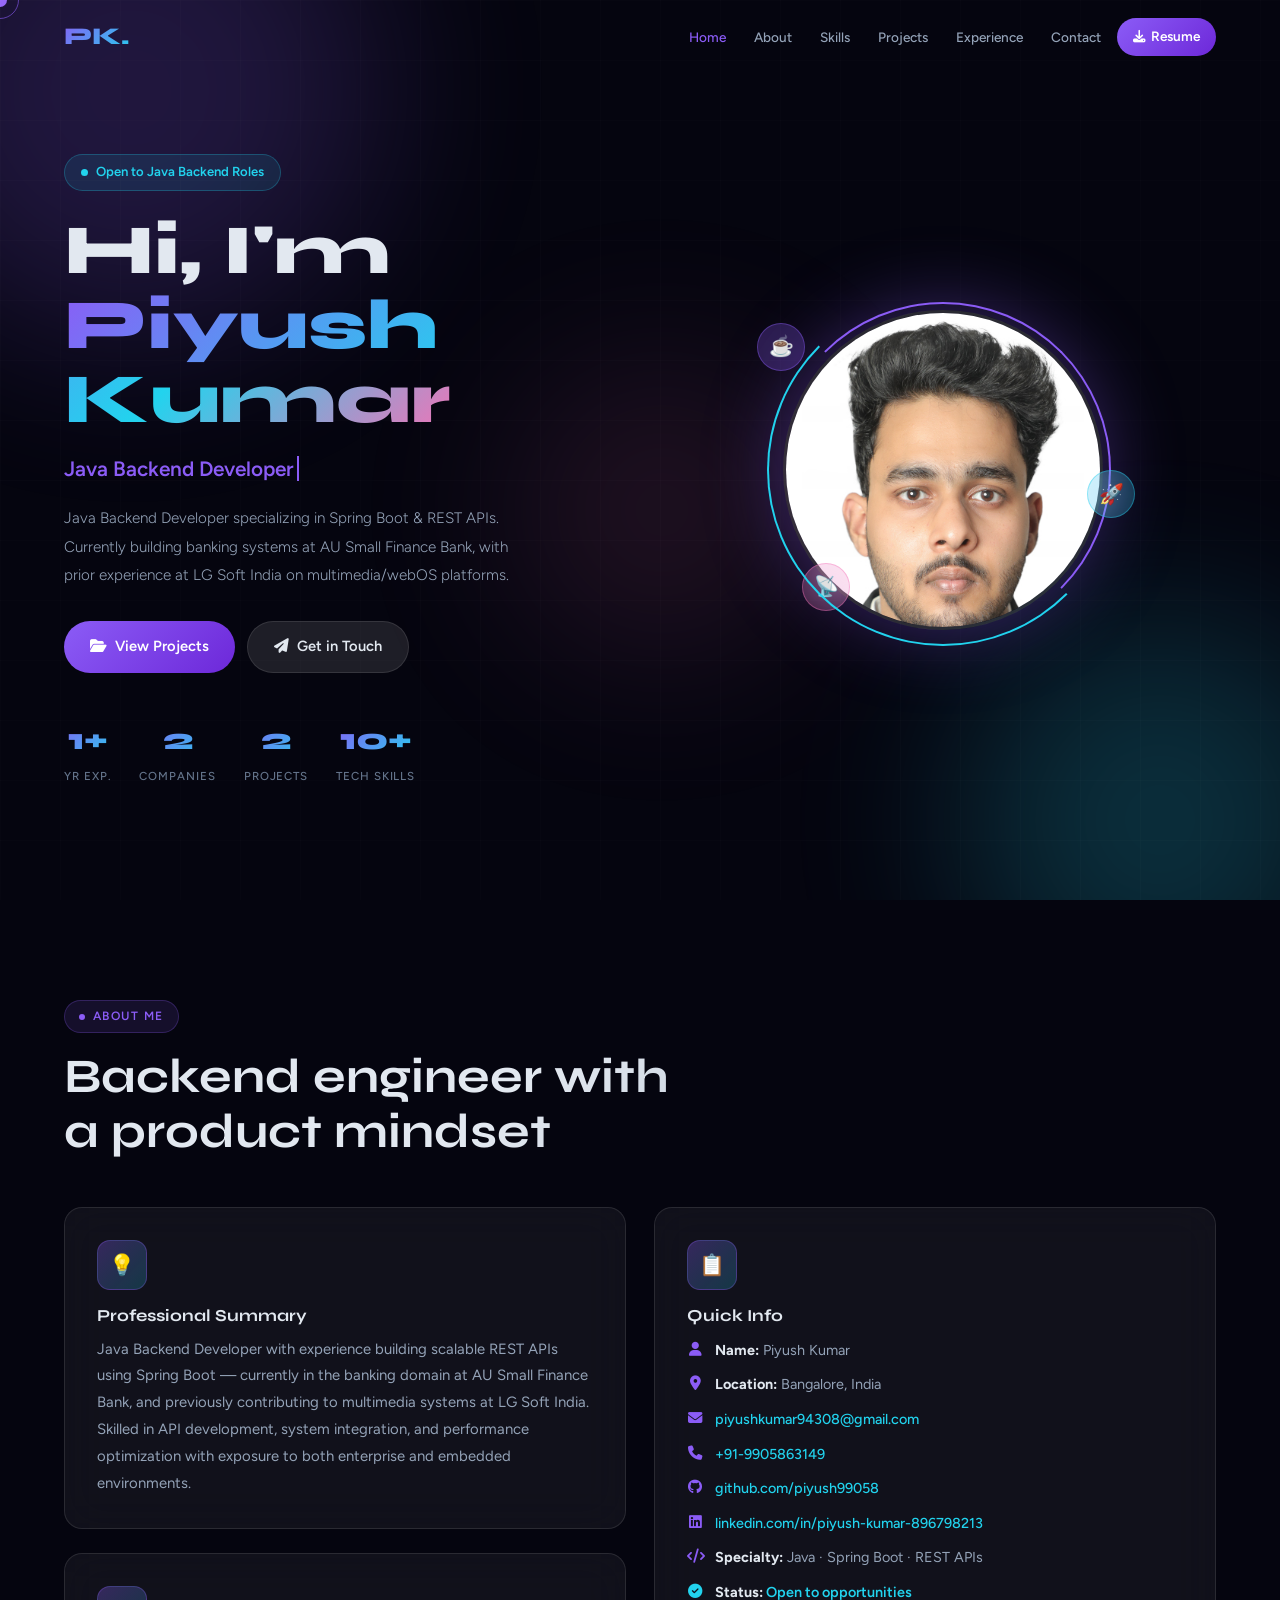
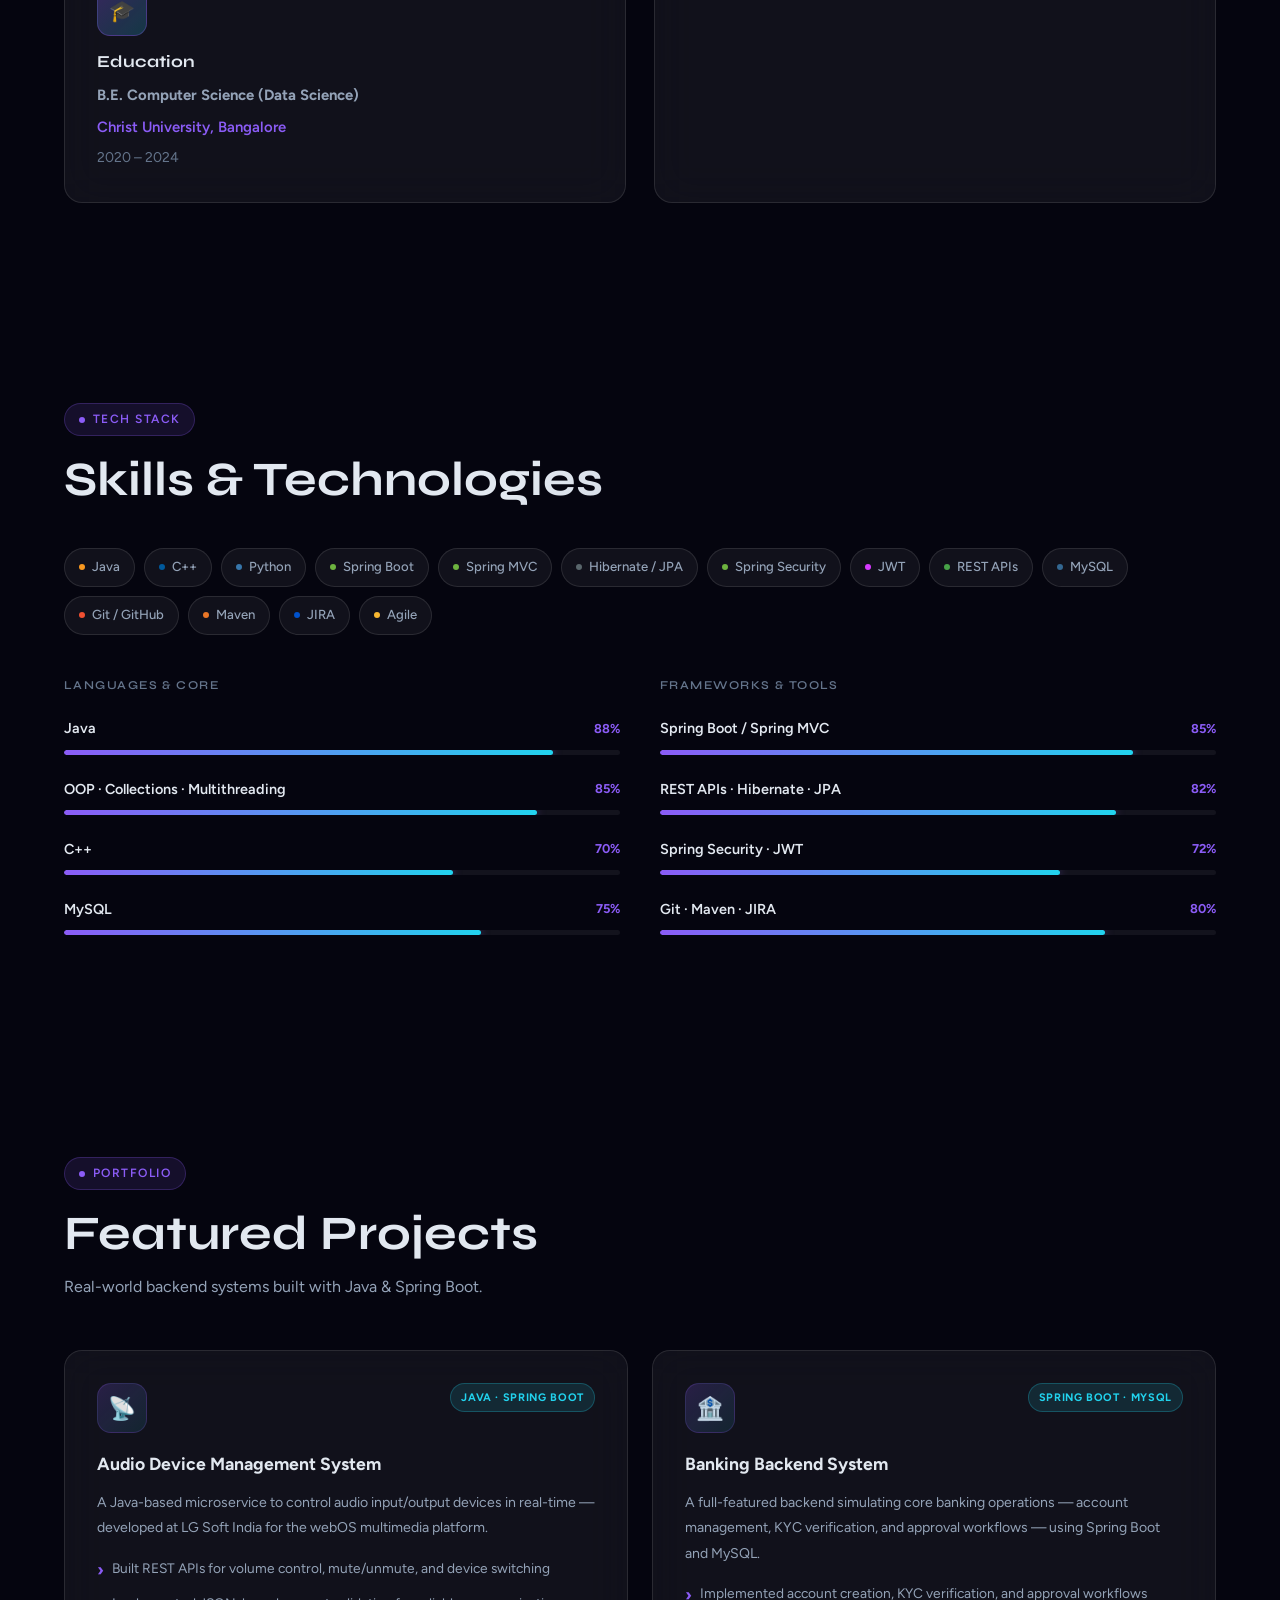
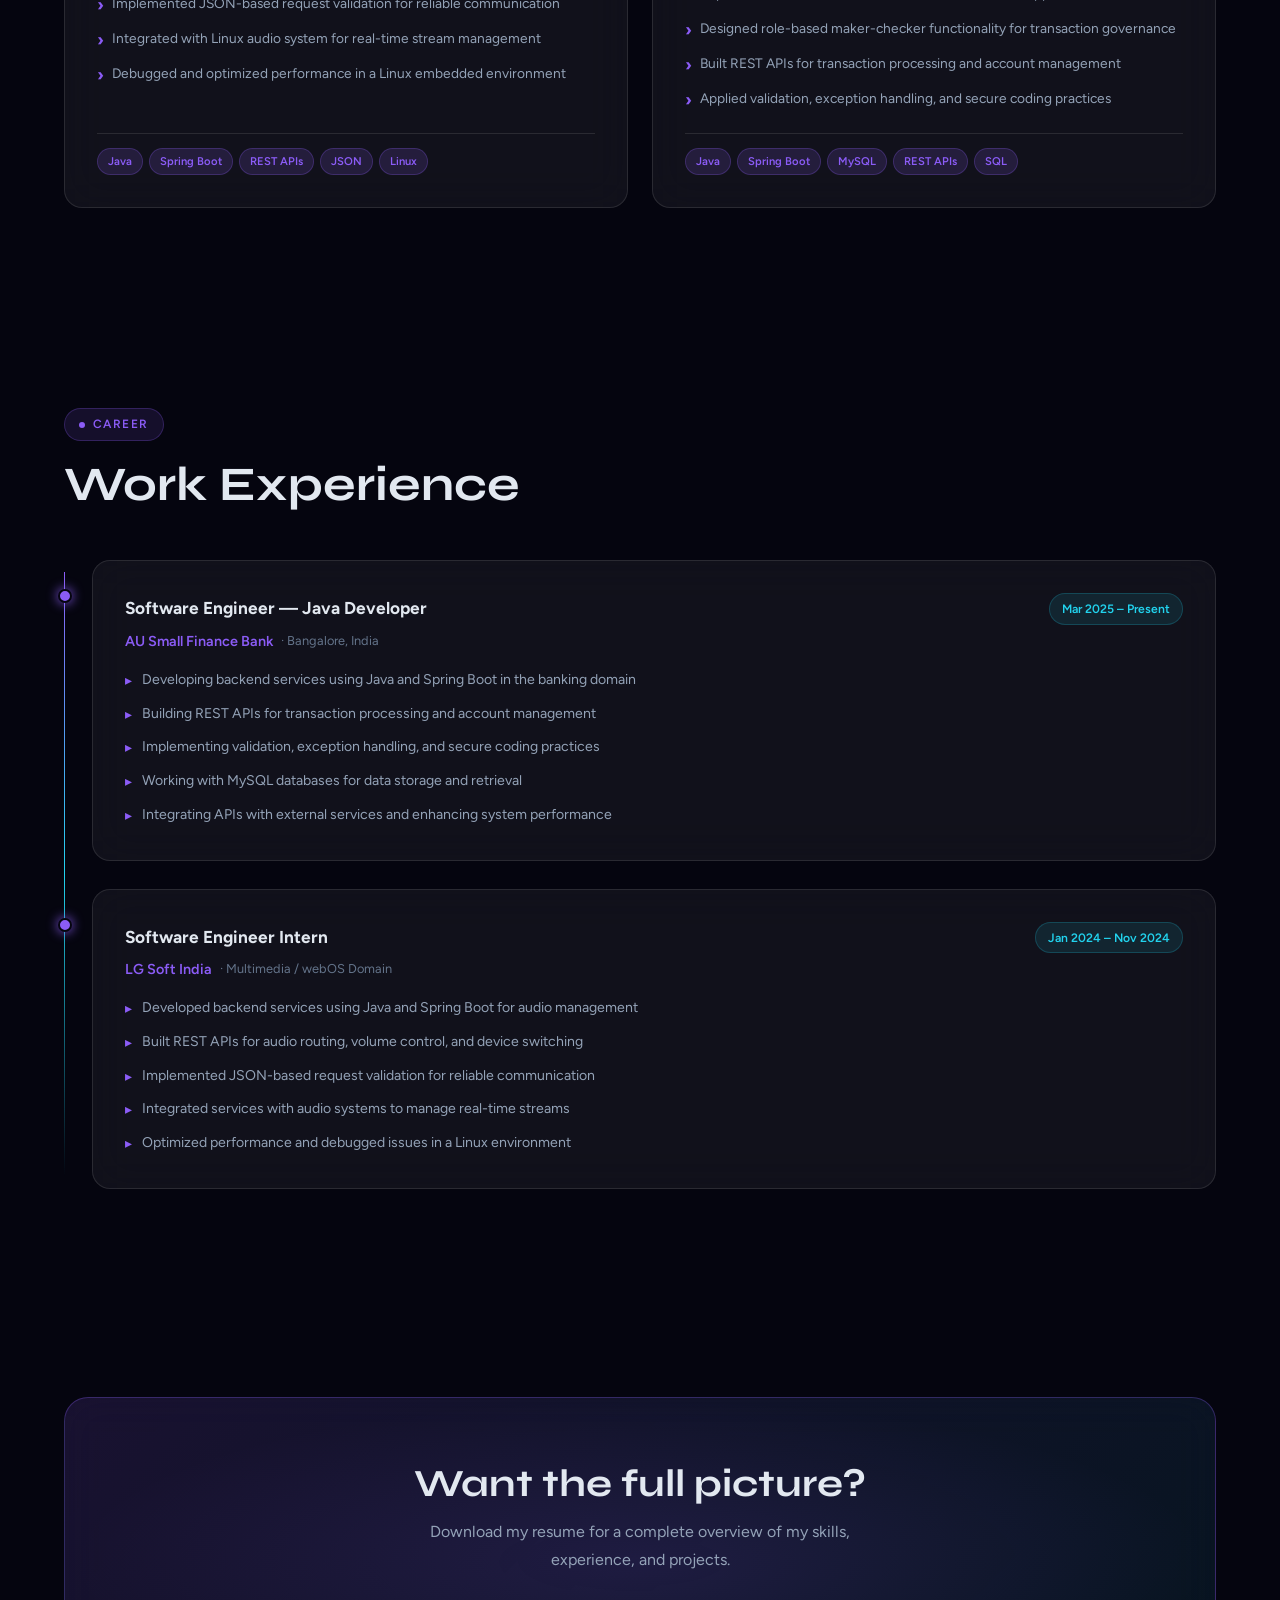
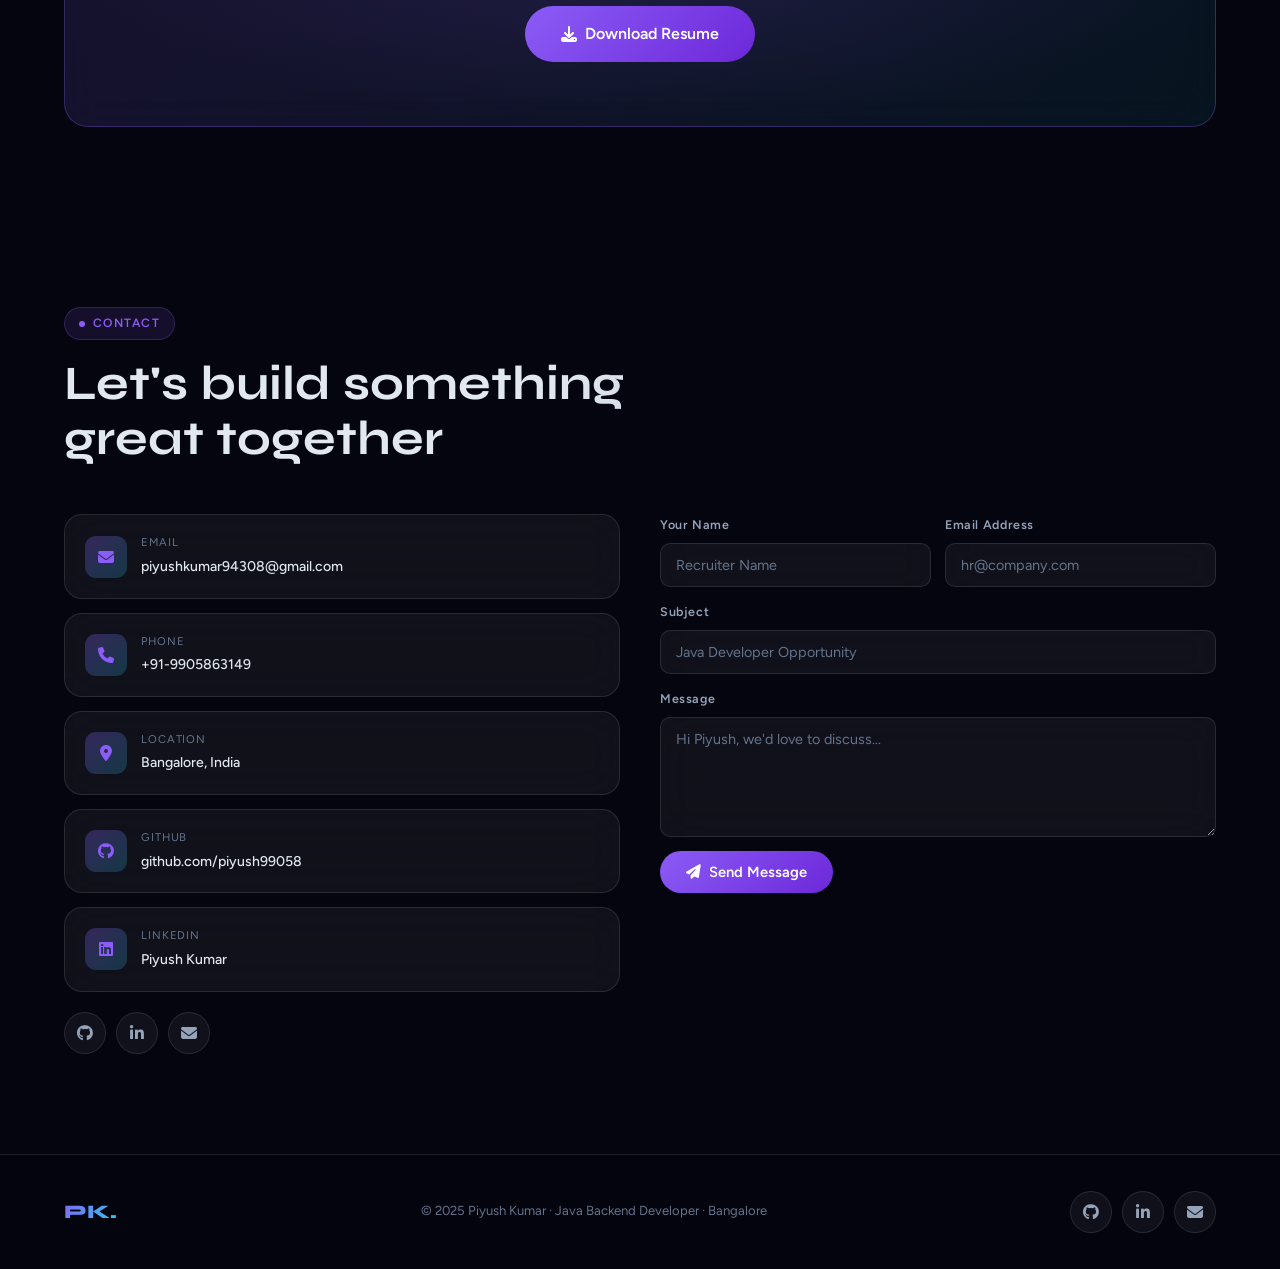
<file: index.html>
<!DOCTYPE html>
<html lang="en">
<head>
    <meta charset="UTF-8">
    <meta name="viewport" content="width=device-width, initial-scale=1.0">
    <meta name="description" content="Piyush Kumar — Java Backend Developer Portfolio">
    <meta name="author" content="Piyush Kumar">
    <title>Piyush Kumar — Java Developer</title>
    <link rel="preconnect" href="https://fonts.googleapis.com">
    <link rel="preconnect" href="https://fonts.gstatic.com" crossorigin>
    <link href="https://fonts.googleapis.com/css2?family=Syne:wght@400;600;700;800&family=Figtree:wght@300;400;500;600&display=swap" rel="stylesheet">
    <link rel="stylesheet" href="https://cdnjs.cloudflare.com/ajax/libs/font-awesome/6.5.0/css/all.min.css">
    <style>
        /* ── Variables ─────────────────────────────────── */
        :root {
            --bg: #05050f;
            --glass: rgba(255,255,255,0.05);
            --glass-b: rgba(255,255,255,0.10);
            --border: rgba(255,255,255,0.10);
            --border-h: rgba(139,92,246,0.5);
            --primary: #8b5cf6;
            --primary-d: #6d28d9;
            --cyan: #22d3ee;
            --pink: #f472b6;
            --text: #e2e8f0;
            --text-m: #94a3b8;
            --text-d: #64748b;
            --radius: 18px;
            --radius-s: 10px;
            --blur: blur(20px);
            --glow-v: 0 0 40px rgba(139,92,246,0.3);
            --glow-c: 0 0 40px rgba(34,211,238,0.3);
            --transition: 0.4s cubic-bezier(0.34,1.56,0.64,1);
        }

        /* ── Reset ─────────────────────────────────────── */
        *, *::before, *::after { box-sizing: border-box; margin: 0; padding: 0; }
        html { scroll-behavior: smooth; font-size: 16px; }
        body { font-family: "Figtree", sans-serif; background: var(--bg); color: var(--text); line-height: 1.75; overflow-x: hidden; cursor: none; }
        h1,h2,h3,h4,h5 { font-family: "Syne", sans-serif; font-weight: 700; line-height: 1.15; }
        a { text-decoration: none; color: inherit; }
        img { max-width: 100%; display: block; }

        /* ── Custom Cursor (desktop only) ───────────────── */
        #cursor { width:14px; height:14px; border-radius:50%; background:var(--primary); position:fixed; top:0; left:0; pointer-events:none; z-index:9999; transform:translate(-50%,-50%); mix-blend-mode:screen; }
        #cursor-ring { width:38px; height:38px; border-radius:50%; border:1.5px solid rgba(139,92,246,0.6); position:fixed; top:0; left:0; pointer-events:none; z-index:9998; transform:translate(-50%,-50%); }

        /* ── Orbs ───────────────────────────────────────── */
        .orbs { position:fixed; inset:0; z-index:0; overflow:hidden; pointer-events:none; }
        .orb { position:absolute; border-radius:50%; filter:blur(90px); opacity:0.20; animation:orbFloat linear infinite; }
        .orb-1 { width:500px; height:500px; background:var(--primary); top:-160px; left:-120px; animation-duration:22s; }
        .orb-2 { width:400px; height:400px; background:var(--cyan); bottom:-120px; right:-80px; animation-duration:28s; animation-delay:-10s; }
        .orb-3 { width:300px; height:300px; background:var(--pink); top:40%; left:40%; animation-duration:18s; animation-delay:-6s; opacity:0.12; }
        @keyframes orbFloat { 0%{transform:translate(0,0) scale(1)} 33%{transform:translate(50px,-60px) scale(1.06)} 66%{transform:translate(-30px,50px) scale(0.96)} 100%{transform:translate(0,0) scale(1)} }
        .orbs::after { content:""; position:absolute; inset:0; background-image:linear-gradient(rgba(255,255,255,.012) 1px,transparent 1px),linear-gradient(90deg,rgba(255,255,255,.012) 1px,transparent 1px); background-size:60px 60px; }

        /* ── Navbar ─────────────────────────────────────── */
        .navbar { position:fixed; top:0; left:0; right:0; z-index:1000; padding:16px 0; transition:all .4s ease; }
        .navbar.scrolled { background:rgba(5,5,15,0.92); backdrop-filter:var(--blur); -webkit-backdrop-filter:var(--blur); border-bottom:1px solid var(--border); padding:10px 0; }
        .nav-inner { max-width:1200px; margin:0 auto; padding:0 24px; display:flex; align-items:center; justify-content:space-between; gap:16px; }
        .nav-logo { font-family:"Syne",sans-serif; font-weight:800; font-size:1.5rem; background:linear-gradient(135deg,var(--primary),var(--cyan)); -webkit-background-clip:text; -webkit-text-fill-color:transparent; background-clip:text; white-space:nowrap; flex-shrink:0; }
        .nav-links { display:flex; gap:4px; align-items:center; list-style:none; flex-wrap:nowrap; }
        .nav-links a { color:var(--text-m); font-size:.85rem; font-weight:500; padding:6px 12px; border-radius:50px; transition:all .3s ease; white-space:nowrap; }
        .nav-links a:hover { color:var(--text); background:var(--glass-b); }
        .nav-cta { background:linear-gradient(135deg,var(--primary),var(--primary-d)) !important; color:white !important; padding:7px 16px !important; font-weight:600 !important; border-radius:50px; display:inline-flex !important; align-items:center; gap:6px; }
        .nav-cta:hover { box-shadow:var(--glow-v); transform:translateY(-1px); }

        /* Hamburger */
        .hamburger { display:none; flex-direction:column; gap:5px; background:none; border:none; cursor:pointer; padding:6px; flex-shrink:0; z-index:10; }
        .hamburger span { display:block; width:24px; height:2px; background:var(--text); border-radius:2px; transition:.3s ease; }
        .hamburger.active span:nth-child(1) { transform:translateY(7px) rotate(45deg); }
        .hamburger.active span:nth-child(2) { opacity:0; }
        .hamburger.active span:nth-child(3) { transform:translateY(-7px) rotate(-45deg); }

        /* Mobile nav drawer */
        @media (max-width: 900px) {
            .hamburger { display:flex; }
            #cursor, #cursor-ring { display:none; }
            body { cursor:default; }
            .nav-links {
                display:none; flex-direction:column; gap:4px;
                position:fixed; top:60px; left:0; right:0; bottom:0;
                background:rgba(5,5,15,0.97); backdrop-filter:var(--blur);
                padding:28px 24px; overflow-y:auto;
                border-top:1px solid var(--border);
                align-items:flex-start;
            }
            .nav-links.open { display:flex; }
            .nav-links li { width:100%; }
            .nav-links a { display:block; font-size:1.1rem; padding:12px 16px; border-radius:12px; width:100%; }
            .nav-links a:hover { background:var(--glass-b); }
            .nav-cta { display:flex !important; justify-content:center; }
        }

        /* ── Container ──────────────────────────────────── */
        .container { max-width:1200px; margin:0 auto; padding:0 24px; position:relative; z-index:1; }

        /* ── Section labels ─────────────────────────────── */
        .section-tag { display:inline-flex; align-items:center; gap:8px; font-size:.75rem; font-weight:600; letter-spacing:.12em; text-transform:uppercase; color:var(--primary); background:rgba(139,92,246,0.12); border:1px solid rgba(139,92,246,0.25); padding:5px 14px; border-radius:50px; margin-bottom:16px; }
        .section-tag::before { content:""; width:6px; height:6px; border-radius:50%; background:var(--primary); animation:pulse 2s infinite; }
        @keyframes pulse { 0%,100%{opacity:1;transform:scale(1)} 50%{opacity:.5;transform:scale(1.4)} }
        .section-title { font-size:clamp(1.8rem,4vw,3rem); background:linear-gradient(135deg,var(--text) 40%,var(--text-m)); -webkit-background-clip:text; -webkit-text-fill-color:transparent; background-clip:text; margin-bottom:12px; }
        .section-sub { color:var(--text-m); font-size:1rem; max-width:560px; line-height:1.8; }

        /* ── Buttons ────────────────────────────────────── */
        .btn { display:inline-flex; align-items:center; gap:8px; padding:12px 26px; border-radius:50px; font-weight:600; font-size:.92rem; border:none; cursor:pointer; transition:var(--transition); font-family:"Figtree",sans-serif; }
        .btn-primary { background:linear-gradient(135deg,var(--primary),var(--primary-d)); color:white; }
        .btn-primary:hover { box-shadow:var(--glow-v); transform:translateY(-3px); }
        .btn-glass { background:var(--glass-b); color:var(--text); border:1px solid var(--border); backdrop-filter:var(--blur); }
        .btn-glass:hover { border-color:var(--primary); color:var(--primary); transform:translateY(-3px); }

        /* ── HERO ───────────────────────────────────────── */
        #home { min-height:100vh; display:flex; align-items:center; padding:100px 0 60px; }
        .hero-grid { display:grid; grid-template-columns:1fr 1fr; gap:60px; align-items:center; }

        .hero-badge { display:inline-flex; align-items:center; gap:8px; background:rgba(34,211,238,0.10); border:1px solid rgba(34,211,238,0.25); color:var(--cyan); font-size:.82rem; font-weight:600; padding:6px 16px; border-radius:50px; margin-bottom:22px; animation:fadeInDown .8s ease both; }
        .hero-badge-dot { width:7px; height:7px; border-radius:50%; background:var(--cyan); animation:pulse 2s infinite; }
        .hero-name { font-size:clamp(2.6rem,5.5vw,5rem); font-weight:800; line-height:1.06; animation:fadeInUp .9s ease .1s both; }
        .gradient-text { background:linear-gradient(135deg,var(--primary) 0%,var(--cyan) 60%,var(--pink) 100%); -webkit-background-clip:text; -webkit-text-fill-color:transparent; background-clip:text; }
        .hero-role { font-size:clamp(.95rem,2vw,1.3rem); color:var(--text-m); margin:14px 0 6px; animation:fadeInUp .9s ease .2s both; min-height:2em; }
        #typing-text { color:var(--primary); font-weight:600; border-right:2px solid var(--primary); padding-right:3px; }
        .hero-desc { color:var(--text-m); font-size:.95rem; max-width:460px; margin:12px 0 32px; animation:fadeInUp .9s ease .3s both; font-weight:300; line-height:1.85; }
        .hero-actions { display:flex; gap:12px; flex-wrap:wrap; animation:fadeInUp .9s ease .4s both; }
        .hero-stats { display:flex; gap:28px; margin-top:40px; animation:fadeInUp .9s ease .5s both; flex-wrap:wrap; }
        .stat-item { text-align:center; }
        .stat-num { font-family:"Syne",sans-serif; font-size:1.9rem; font-weight:800; background:linear-gradient(135deg,var(--primary),var(--cyan)); -webkit-background-clip:text; -webkit-text-fill-color:transparent; background-clip:text; }
        .stat-label { color:var(--text-d); font-size:.72rem; font-weight:500; text-transform:uppercase; letter-spacing:.08em; }

        /* Hero image */
        .hero-image-wrap { display:flex; justify-content:center; align-items:center; animation:fadeInRight 1s ease .3s both; }
        .hero-img-ring { position:relative; width:320px; height:320px; }
        .hero-img-ring::before, .hero-img-ring::after { content:""; position:absolute; inset:-8px; border-radius:50%; border:2px solid transparent; }
        .hero-img-ring::before { border-top-color:var(--primary); border-right-color:var(--primary); animation:spinRing 6s linear infinite; }
        .hero-img-ring::after { inset:-16px; border-bottom-color:var(--cyan); border-left-color:var(--cyan); animation:spinRing 10s linear reverse infinite; }
        @keyframes spinRing { to{transform:rotate(360deg)} }
        .hero-img-inner { width:100%; height:100%; border-radius:50%; overflow:hidden; border:3px solid rgba(255,255,255,0.15); box-shadow:0 0 80px rgba(139,92,246,0.4),inset 0 0 40px rgba(139,92,246,0.1); animation:imgFloat 5s ease-in-out infinite; }
        .hero-img-inner img { width:100%; height:100%; object-fit:cover; object-position:center top; }
        @keyframes imgFloat { 0%,100%{transform:translateY(0)} 50%{transform:translateY(-16px)} }
        .tech-orbit { position:absolute; width:48px; height:48px; border-radius:50%; display:flex; align-items:center; justify-content:center; font-size:1.25rem; backdrop-filter:var(--blur); }
        .tech-orbit-1 { top:4%; left:-8%; background:rgba(139,92,246,0.25); border:1px solid rgba(139,92,246,0.4); animation:orbitBob 3s ease-in-out infinite; }
        .tech-orbit-2 { top:50%; right:-10%; background:rgba(34,211,238,0.2); border:1px solid rgba(34,211,238,0.4); animation:orbitBob 3.5s ease-in-out .5s infinite; }
        .tech-orbit-3 { bottom:6%; left:6%; background:rgba(244,114,182,0.2); border:1px solid rgba(244,114,182,0.4); animation:orbitBob 4s ease-in-out 1s infinite; }
        @keyframes orbitBob { 0%,100%{transform:translateY(0)} 50%{transform:translateY(-10px)} }

        /* ── ABOUT ──────────────────────────────────────── */
        #about { padding:100px 0; }
        .about-grid { display:grid; grid-template-columns:1fr 1fr; gap:28px; align-items:start; margin-top:48px; }
        .about-col-left { display:flex; flex-direction:column; gap:24px; }
        .about-card { padding:32px; border-radius:var(--radius); background:var(--glass); border:1px solid var(--border); backdrop-filter:var(--blur); transition:border-color .3s,box-shadow .3s; height:100%; }
        .about-card:hover { border-color:var(--border-h); box-shadow:var(--glow-v); }
        .about-icon { width:50px; height:50px; border-radius:13px; background:linear-gradient(135deg,rgba(139,92,246,0.3),rgba(34,211,238,0.2)); border:1px solid rgba(139,92,246,0.3); display:flex; align-items:center; justify-content:center; font-size:1.3rem; margin-bottom:16px; }
        .about-card h4 { font-size:1.05rem; margin-bottom:10px; }
        .about-card p { color:var(--text-m); font-size:.93rem; line-height:1.8; margin-bottom:0; }
        .info-list { list-style:none; display:flex; flex-direction:column; gap:13px; margin-top:6px; }
        .info-list li { display:flex; align-items:flex-start; gap:12px; color:var(--text-m); font-size:.9rem; line-height:1.5; }
        .info-list li i { color:var(--primary); width:16px; text-align:center; flex-shrink:0; margin-top:2px; }
        .info-list li strong { color:var(--text); }
        .info-list a { color:var(--cyan); font-weight:500; word-break:break-all; }
        .info-list a:hover { text-decoration:underline; }

        /* ── SKILLS ─────────────────────────────────────── */
        #skills { padding:100px 0; }
        .tech-tags { display:flex; flex-wrap:wrap; gap:9px; margin:40px 0 44px; }
        .tech-tag { display:flex; align-items:center; gap:7px; padding:7px 14px; border-radius:50px; font-size:.82rem; font-weight:500; background:var(--glass); border:1px solid var(--border); color:var(--text-m); transition:all .3s; cursor:default; }
        .tech-tag:hover { border-color:var(--primary); color:var(--primary); background:rgba(139,92,246,0.1); transform:translateY(-2px); }
        .tech-tag .dot { width:6px; height:6px; border-radius:50%; flex-shrink:0; }
        .skills-grid { display:grid; grid-template-columns:1fr 1fr; gap:40px; }
        .skills-col h4 { font-size:.75rem; font-weight:600; letter-spacing:.12em; text-transform:uppercase; color:var(--text-d); margin-bottom:24px; }
        .skill-item { margin-bottom:22px; }
        .skill-header { display:flex; justify-content:space-between; align-items:center; margin-bottom:8px; }
        .skill-name { font-size:.9rem; font-weight:600; color:var(--text); }
        .skill-pct { font-size:.8rem; color:var(--primary); font-weight:700; }
        .skill-bar { height:5px; background:rgba(255,255,255,0.06); border-radius:10px; overflow:hidden; }
        .skill-fill { height:100%; width:0; border-radius:10px; background:linear-gradient(90deg,var(--primary),var(--cyan)); box-shadow:0 0 10px rgba(139,92,246,0.5); transition:width 1.4s cubic-bezier(0.34,1.2,0.64,1); }

        /* ── PROJECTS ───────────────────────────────────── */
        #projects { padding:100px 0; }
        .projects-grid { display:grid; grid-template-columns:repeat(2,1fr); gap:24px; margin-top:48px; }
        .project-card { background:var(--glass); border:1px solid var(--border); backdrop-filter:var(--blur); border-radius:var(--radius); padding:32px; display:flex; flex-direction:column; transition:all .4s ease; position:relative; overflow:hidden; }
        .project-card::before { content:""; position:absolute; top:0; left:0; right:0; height:2px; background:linear-gradient(90deg,var(--primary),var(--cyan)); opacity:0; transition:opacity .3s; }
        .project-card:hover { border-color:var(--border-h); transform:translateY(-6px); box-shadow:var(--glow-v); }
        .project-card:hover::before { opacity:1; }
        .proj-top { display:flex; align-items:flex-start; justify-content:space-between; margin-bottom:16px; gap:10px; flex-wrap:wrap; }
        .project-icon { width:50px; height:50px; border-radius:14px; display:flex; align-items:center; justify-content:center; font-size:1.4rem; background:linear-gradient(135deg,rgba(139,92,246,0.2),rgba(34,211,238,0.1)); border:1px solid rgba(139,92,246,0.2); flex-shrink:0; }
        .project-badge { font-size:.68rem; font-weight:700; padding:4px 10px; border-radius:50px; background:rgba(34,211,238,0.12); border:1px solid rgba(34,211,238,0.25); color:var(--cyan); letter-spacing:.06em; text-transform:uppercase; white-space:nowrap; }
        .project-title { font-size:1.1rem; font-weight:700; margin-bottom:10px; }
        .project-desc { color:var(--text-m); font-size:.88rem; line-height:1.8; margin-bottom:16px; }
        .project-bullets { list-style:none; display:flex; flex-direction:column; gap:8px; margin-bottom:18px; }
        .project-bullets li { display:flex; align-items:flex-start; gap:8px; color:var(--text-m); font-size:.86rem; line-height:1.6; }
        .project-bullets li::before { content:"›"; color:var(--primary); font-size:1.1rem; font-weight:700; flex-shrink:0; margin-top:-1px; }
        .project-tags { display:flex; flex-wrap:wrap; gap:6px; margin-top:auto; padding-top:14px; border-top:1px solid var(--border); }
        .project-tag { font-size:.7rem; font-weight:600; padding:3px 10px; border-radius:50px; background:rgba(139,92,246,0.15); border:1px solid rgba(139,92,246,0.25); color:var(--primary); }

        /* ── EXPERIENCE ─────────────────────────────────── */
        #experience { padding:100px 0; }
        .timeline { position:relative; margin-top:48px; padding-left:28px; }
        .timeline::before { content:""; position:absolute; left:0; top:12px; bottom:12px; width:1px; background:linear-gradient(to bottom,var(--primary),var(--cyan),transparent); }
        .timeline-item { position:relative; margin-bottom:28px; background:var(--glass); border:1px solid var(--border); backdrop-filter:var(--blur); border-radius:var(--radius); padding:32px; transition:all .3s; }
        .timeline-item::before { content:""; position:absolute; left:-35px; top:28px; width:14px; height:14px; border-radius:50%; background:var(--primary); border:2px solid var(--bg); box-shadow:0 0 12px var(--primary); }
        .timeline-item:hover { border-color:var(--border-h); box-shadow:var(--glow-v); }
        .exp-header { display:flex; justify-content:space-between; align-items:flex-start; flex-wrap:wrap; gap:10px; margin-bottom:4px; }
        .exp-role { font-size:1.08rem; font-weight:700; }
        .exp-period { font-size:.76rem; font-weight:600; color:var(--cyan); background:rgba(34,211,238,0.1); border:1px solid rgba(34,211,238,0.2); padding:4px 12px; border-radius:50px; white-space:nowrap; }
        .exp-company { color:var(--primary); font-size:.9rem; font-weight:600; margin-bottom:14px; display:flex; align-items:center; gap:8px; flex-wrap:wrap; }
        .exp-company span { color:var(--text-d); font-size:.8rem; font-weight:400; }
        .exp-bullets { list-style:none; display:flex; flex-direction:column; gap:9px; }
        .exp-bullets li { display:flex; align-items:flex-start; gap:10px; color:var(--text-m); font-size:.88rem; line-height:1.65; }
        .exp-bullets li::before { content:"▸"; color:var(--primary); font-size:.9rem; flex-shrink:0; margin-top:1px; }

        /* ── RESUME CTA ─────────────────────────────────── */
        #resume { padding:80px 0; }
        .resume-box { background:linear-gradient(135deg,rgba(139,92,246,0.15),rgba(34,211,238,0.08)); border:1px solid rgba(139,92,246,0.3); border-radius:24px; padding:64px 48px; text-align:center; backdrop-filter:var(--blur); position:relative; overflow:hidden; }
        .resume-box::before { content:""; position:absolute; inset:0; background:radial-gradient(ellipse at center,rgba(139,92,246,0.12) 0%,transparent 70%); pointer-events:none; }
        .resume-box h2 { font-size:clamp(1.6rem,3vw,2.6rem); margin-bottom:12px; position:relative; }
        .resume-box p { color:var(--text-m); font-size:1rem; margin-bottom:32px; position:relative; max-width:480px; margin-left:auto; margin-right:auto; }
        .resume-box .btn { position:relative; font-size:1rem; padding:14px 36px; }

        /* ── CONTACT ────────────────────────────────────── */
        #contact { padding:100px 0; }
        .contact-grid { display:grid; grid-template-columns:1fr 1fr; gap:40px; margin-top:48px; align-items:start; }
        .contact-info { display:flex; flex-direction:column; gap:14px; }
        .contact-item { display:flex; align-items:center; gap:14px; padding:18px 20px; border-radius:var(--radius); background:var(--glass); border:1px solid var(--border); backdrop-filter:var(--blur); transition:all .3s; }
        .contact-item:hover { border-color:var(--border-h); transform:translateX(4px); }
        .contact-item-icon { width:42px; height:42px; border-radius:11px; flex-shrink:0; background:linear-gradient(135deg,rgba(139,92,246,0.3),rgba(34,211,238,0.2)); display:flex; align-items:center; justify-content:center; font-size:1rem; color:var(--primary); }
        .contact-item-text { min-width:0; }
        .contact-item-text small { color:var(--text-d); font-size:.7rem; text-transform:uppercase; letter-spacing:.08em; display:block; margin-bottom:2px; }
        .contact-item-text a, .contact-item-text span { font-size:.88rem; font-weight:500; color:var(--text); word-break:break-all; display:block; }
        .contact-item-text a:hover { color:var(--cyan); }
        .social-row { display:flex; gap:10px; padding-top:6px; flex-wrap:wrap; }
        .social-link { width:42px; height:42px; border-radius:50%; background:var(--glass); border:1px solid var(--border); display:flex; align-items:center; justify-content:center; color:var(--text-m); font-size:1rem; transition:all .3s; flex-shrink:0; }
        .social-link:hover { border-color:var(--primary); color:var(--primary); box-shadow:var(--glow-v); transform:translateY(-3px); }

        /* Contact Form */
        .contact-form { display:flex; flex-direction:column; gap:14px; }
        .form-row { display:grid; grid-template-columns:1fr 1fr; gap:14px; }
        .form-group { display:flex; flex-direction:column; gap:7px; }
        .form-group label { font-size:.78rem; font-weight:600; color:var(--text-m); letter-spacing:.05em; }
        .form-group input, .form-group textarea { background:var(--glass); border:1px solid var(--border); color:var(--text); border-radius:var(--radius-s); padding:12px 15px; font-size:.9rem; font-family:"Figtree",sans-serif; outline:none; transition:border-color .3s,box-shadow .3s; backdrop-filter:var(--blur); resize:vertical; width:100%; }
        .form-group input:focus, .form-group textarea:focus { border-color:var(--primary); box-shadow:0 0 0 3px rgba(139,92,246,0.15); }
        .form-group input::placeholder, .form-group textarea::placeholder { color:var(--text-d); }
        .form-group textarea { min-height:120px; }

        /* ── FOOTER ─────────────────────────────────────── */
        footer { padding:36px 0; border-top:1px solid var(--border); background:rgba(5,5,15,0.85); backdrop-filter:var(--blur); position:relative; z-index:1; }
        .footer-inner { display:flex; align-items:center; justify-content:space-between; flex-wrap:wrap; gap:16px; }
        .footer-logo { font-family:"Syne",sans-serif; font-weight:800; font-size:1.2rem; background:linear-gradient(135deg,var(--primary),var(--cyan)); -webkit-background-clip:text; -webkit-text-fill-color:transparent; background-clip:text; }
        .footer-copy { color:var(--text-d); font-size:.82rem; text-align:center; }
        .footer-links { display:flex; gap:10px; }

        /* ── Toast ──────────────────────────────────────── */
        .toast { position:fixed; bottom:24px; right:24px; z-index:9000; background:rgba(15,15,35,0.97); backdrop-filter:var(--blur); border:1px solid rgba(139,92,246,0.4); border-radius:var(--radius-s); padding:14px 22px; display:flex; align-items:center; gap:10px; transform:translateY(100px); opacity:0; transition:all .4s ease; pointer-events:none; color:var(--text); font-size:.9rem; max-width:calc(100vw - 48px); }
        .toast.show { transform:translateY(0); opacity:1; }
        .toast i { color:var(--primary); flex-shrink:0; }

        /* ── Scroll Reveal ──────────────────────────────── */
        .reveal { opacity:0; transform:translateY(36px); transition:opacity .7s ease,transform .7s ease; }
        .reveal.visible { opacity:1; transform:translateY(0); }
        .reveal-left { opacity:0; transform:translateX(-36px); transition:opacity .7s ease,transform .7s ease; }
        .reveal-left.visible { opacity:1; transform:translateX(0); }
        .reveal-right { opacity:0; transform:translateX(36px); transition:opacity .7s ease,transform .7s ease; }
        .reveal-right.visible { opacity:1; transform:translateX(0); }

        @keyframes fadeInUp { from{opacity:0;transform:translateY(28px)} to{opacity:1;transform:translateY(0)} }
        @keyframes fadeInDown { from{opacity:0;transform:translateY(-18px)} to{opacity:1;transform:translateY(0)} }
        @keyframes fadeInRight { from{opacity:0;transform:translateX(36px)} to{opacity:1;transform:translateX(0)} }

        /* ═══════════════════════════════════════════════
           RESPONSIVE BREAKPOINTS
        ═══════════════════════════════════════════════ */

        /* Tablet: 768px – 900px */
        @media (max-width: 900px) {
            .hero-grid { grid-template-columns:1fr; gap:40px; text-align:center; }
            .hero-image-wrap { order:-1; }
            .hero-img-ring { width:240px; height:240px; }
            .hero-badge, .hero-actions { justify-content:center; }
            .hero-desc { margin-left:auto; margin-right:auto; }
            .hero-stats { justify-content:center; }
            .about-grid { grid-template-columns:1fr; gap:20px; }
            .skills-grid { grid-template-columns:1fr; gap:32px; }
            .projects-grid { grid-template-columns:1fr; }
            .contact-grid { grid-template-columns:1fr; }
            .footer-inner { flex-direction:column; align-items:center; text-align:center; }
            #home { padding:90px 0 60px; }
            #about, #skills, #projects, #experience, #contact { padding:80px 0; }
        }

        /* Large phone: 600px – 767px */
        @media (max-width: 768px) {
            .form-row { grid-template-columns:1fr; }
            .hero-img-ring { width:210px; height:210px; }
            .tech-orbit { width:40px; height:40px; font-size:1rem; }
            .resume-box { padding:48px 28px; }
            .timeline { padding-left:22px; }
            .timeline-item { padding:24px 20px; }
            .timeline-item::before { left:-30px; }
            .section-title { font-size:clamp(1.6rem,6vw,2.4rem); }
        }

        /* Small phone: ≤480px */
        @media (max-width: 480px) {
            .container { padding:0 16px; }
            .hero-img-ring { width:180px; height:180px; }
            .hero-name { font-size:2.2rem; }
            .stat-num { font-size:1.6rem; }
            .hero-stats { gap:20px; }
            .btn { padding:10px 20px; font-size:.86rem; }
            .hero-actions { gap:10px; }
            .project-card { padding:24px 20px; }
            .about-card { padding:24px 20px; }
            .timeline-item { padding:20px 16px; }
            .resume-box { padding:36px 20px; }
            .contact-item { padding:14px 16px; }
            .footer-inner { gap:14px; }
            .tech-orbit-1, .tech-orbit-2, .tech-orbit-3 { display:none; }
        }

        ::-webkit-scrollbar { width:4px; }
        ::-webkit-scrollbar-track { background:var(--bg); }
        ::-webkit-scrollbar-thumb { background:var(--primary-d); border-radius:4px; }
    </style>
</head>
<body>

    <div id="cursor"></div>
    <div id="cursor-ring"></div>
    <div class="orbs">
        <div class="orb orb-1"></div>
        <div class="orb orb-2"></div>
        <div class="orb orb-3"></div>
    </div>
    <div class="toast" id="toast"><i class="fas fa-check-circle"></i> Message sent successfully!</div>

    <!-- ── NAVBAR ────────────────────────────────────── -->
    <nav class="navbar" id="navbar">
        <div class="nav-inner">
            <a href="#home" class="nav-logo">PK.</a>
            <ul class="nav-links" id="navLinks">
                <li><a href="#home">Home</a></li>
                <li><a href="#about">About</a></li>
                <li><a href="#skills">Skills</a></li>
                <li><a href="#projects">Projects</a></li>
                <li><a href="#experience">Experience</a></li>
                <li><a href="#contact">Contact</a></li>
                <li><a href="Piyush_Kuma1.pdf" class="nav-cta" download><i class="fas fa-download" style="font-size:.78rem"></i> Resume</a></li>
            </ul>
            <button class="hamburger" id="hamburger" aria-label="Menu">
                <span></span><span></span><span></span>
            </button>
        </div>
    </nav>

    <!-- ── HERO ──────────────────────────────────────── -->
    <section id="home">
        <div class="container">
            <div class="hero-grid">
                <div>
                    <div class="hero-badge"><span class="hero-badge-dot"></span> Open to Java Backend Roles</div>
                    <h1 class="hero-name">Hi, I'm<br><span class="gradient-text">Piyush Kumar</span></h1>
                    <p class="hero-role"><span id="typing-text"></span></p>
                    <p class="hero-desc">Java Backend Developer specializing in Spring Boot &amp; REST APIs. Currently building banking systems at AU Small Finance Bank, with prior experience at LG Soft India on multimedia/webOS platforms.</p>
                    <div class="hero-actions">
                        <a href="#projects" class="btn btn-primary"><i class="fas fa-folder-open"></i> View Projects</a>
                        <a href="#contact" class="btn btn-glass"><i class="fas fa-paper-plane"></i> Get in Touch</a>
                    </div>
                    <div class="hero-stats">
                        <div class="stat-item"><div class="stat-num">1+</div><div class="stat-label">Yr Exp.</div></div>
                        <div class="stat-item"><div class="stat-num">2</div><div class="stat-label">Companies</div></div>
                        <div class="stat-item"><div class="stat-num">2</div><div class="stat-label">Projects</div></div>
                        <div class="stat-item"><div class="stat-num">10+</div><div class="stat-label">Tech Skills</div></div>
                    </div>
                </div>
                <div class="hero-image-wrap">
                    <div class="hero-img-ring">
                        <div class="hero-img-inner">
                            <img src="[data-uri]" alt="Piyush Kumar">
                        </div>
                        <div class="tech-orbit tech-orbit-1">&#x2615;</div>
                        <div class="tech-orbit tech-orbit-2">&#x1F680;</div>
                        <div class="tech-orbit tech-orbit-3">&#x1F4E1;</div>
                    </div>
                </div>
            </div>
        </div>
    </section>

    <!-- ── ABOUT ─────────────────────────────────────── -->
    <section id="about">
        <div class="container">
            <div class="section-tag">About Me</div>
            <h2 class="section-title">Backend engineer with<br>a product mindset</h2>
            <div class="about-grid">
                <div class="about-col-left">
                    <div class="about-card reveal">
                        <div class="about-icon">&#x1F4A1;</div>
                        <h4>Professional Summary</h4>
                        <p>Java Backend Developer with experience building scalable REST APIs using Spring Boot — currently in the banking domain at AU Small Finance Bank, and previously contributing to multimedia systems at LG Soft India. Skilled in API development, system integration, and performance optimization with exposure to both enterprise and embedded environments.</p>
                    </div>
                    <div class="about-card reveal" style="transition-delay:.12s">
                        <div class="about-icon">&#x1F393;</div>
                        <h4>Education</h4>
                        <p style="margin-bottom:6px"><strong>B.E. Computer Science (Data Science)</strong></p>
                        <p style="margin-bottom:4px;color:var(--primary);font-weight:600">Christ University, Bangalore</p>
                        <p style="color:var(--text-d);font-size:.88rem">2020 – 2024</p>
                    </div>
                </div>
                <div class="about-card reveal reveal-right">
                    <div class="about-icon">&#x1F4CB;</div>
                    <h4>Quick Info</h4>
                    <ul class="info-list" style="margin-top:14px">
                        <li><i class="fas fa-user"></i><span><strong>Name:</strong> Piyush Kumar</span></li>
                        <li><i class="fas fa-map-marker-alt"></i><span><strong>Location:</strong> Bangalore, India</span></li>
                        <li><i class="fas fa-envelope"></i><span><a href="mailto:piyushkumar94308@gmail.com">piyushkumar94308@gmail.com</a></span></li>
                        <li><i class="fas fa-phone"></i><span><a href="tel:+919905863149">+91-9905863149</a></span></li>
                        <li><i class="fab fa-github"></i><span><a href="https://github.com/piyush99058" target="_blank" rel="noopener">github.com/piyush99058</a></span></li>
                        <li><i class="fab fa-linkedin"></i><span><a href="https://www.linkedin.com/in/piyush-kumar-896798213/" target="_blank" rel="noopener">linkedin.com/in/piyush-kumar-896798213</a></span></li>
                        <li><i class="fas fa-code"></i><span><strong>Specialty:</strong> Java · Spring Boot · REST APIs</span></li>
                        <li><i class="fas fa-circle-check" style="color:var(--cyan)"></i><span style="color:var(--cyan);font-weight:600"><strong>Status:</strong> Open to opportunities</span></li>
                    </ul>
                </div>
            </div>
        </div>
    </section>

    <!-- ── SKILLS ────────────────────────────────────── -->
    <section id="skills">
        <div class="container">
            <div class="section-tag">Tech Stack</div>
            <h2 class="section-title">Skills &amp; Technologies</h2>
            <div class="tech-tags reveal">
                <div class="tech-tag"><span class="dot" style="background:#f89820"></span>Java</div>
                <div class="tech-tag"><span class="dot" style="background:#00599c"></span>C++</div>
                <div class="tech-tag"><span class="dot" style="background:#3776ab"></span>Python</div>
                <div class="tech-tag"><span class="dot" style="background:#6db33f"></span>Spring Boot</div>
                <div class="tech-tag"><span class="dot" style="background:#6db33f"></span>Spring MVC</div>
                <div class="tech-tag"><span class="dot" style="background:#59666c"></span>Hibernate / JPA</div>
                <div class="tech-tag"><span class="dot" style="background:#6db33f"></span>Spring Security</div>
                <div class="tech-tag"><span class="dot" style="background:#d63aff"></span>JWT</div>
                <div class="tech-tag"><span class="dot" style="background:#47a248"></span>REST APIs</div>
                <div class="tech-tag"><span class="dot" style="background:#336791"></span>MySQL</div>
                <div class="tech-tag"><span class="dot" style="background:#f05032"></span>Git / GitHub</div>
                <div class="tech-tag"><span class="dot" style="background:#e97627"></span>Maven</div>
                <div class="tech-tag"><span class="dot" style="background:#0052cc"></span>JIRA</div>
                <div class="tech-tag"><span class="dot" style="background:#f7b731"></span>Agile</div>
            </div>
            <div class="skills-grid">
                <div class="skills-col reveal">
                    <h4>Languages &amp; Core</h4>
                    <div class="skill-item"><div class="skill-header"><span class="skill-name">Java</span><span class="skill-pct">88%</span></div><div class="skill-bar"><div class="skill-fill" data-width="88"></div></div></div>
                    <div class="skill-item"><div class="skill-header"><span class="skill-name">OOP · Collections · Multithreading</span><span class="skill-pct">85%</span></div><div class="skill-bar"><div class="skill-fill" data-width="85"></div></div></div>
                    <div class="skill-item"><div class="skill-header"><span class="skill-name">C++</span><span class="skill-pct">70%</span></div><div class="skill-bar"><div class="skill-fill" data-width="70"></div></div></div>
                    <div class="skill-item"><div class="skill-header"><span class="skill-name">MySQL</span><span class="skill-pct">75%</span></div><div class="skill-bar"><div class="skill-fill" data-width="75"></div></div></div>
                </div>
                <div class="skills-col reveal" style="transition-delay:.15s">
                    <h4>Frameworks &amp; Tools</h4>
                    <div class="skill-item"><div class="skill-header"><span class="skill-name">Spring Boot / Spring MVC</span><span class="skill-pct">85%</span></div><div class="skill-bar"><div class="skill-fill" data-width="85"></div></div></div>
                    <div class="skill-item"><div class="skill-header"><span class="skill-name">REST APIs · Hibernate · JPA</span><span class="skill-pct">82%</span></div><div class="skill-bar"><div class="skill-fill" data-width="82"></div></div></div>
                    <div class="skill-item"><div class="skill-header"><span class="skill-name">Spring Security · JWT</span><span class="skill-pct">72%</span></div><div class="skill-bar"><div class="skill-fill" data-width="72"></div></div></div>
                    <div class="skill-item"><div class="skill-header"><span class="skill-name">Git · Maven · JIRA</span><span class="skill-pct">80%</span></div><div class="skill-bar"><div class="skill-fill" data-width="80"></div></div></div>
                </div>
            </div>
        </div>
    </section>

    <!-- ── PROJECTS ───────────────────────────────────── -->
    <section id="projects">
        <div class="container">
            <div class="section-tag">Portfolio</div>
            <h2 class="section-title">Featured Projects</h2>
            <p class="section-sub">Real-world backend systems built with Java &amp; Spring Boot.</p>
            <div class="projects-grid">
                <div class="project-card reveal">
                    <div class="proj-top">
                        <div class="project-icon">&#x1F4E1;</div>
                        <span class="project-badge">Java · Spring Boot</span>
                    </div>
                    <div class="project-title">Audio Device Management System</div>
                    <div class="project-desc">A Java-based microservice to control audio input/output devices in real-time — developed at LG Soft India for the webOS multimedia platform.</div>
                    <ul class="project-bullets">
                        <li>Built REST APIs for volume control, mute/unmute, and device switching</li>
                        <li>Implemented JSON-based request validation for reliable communication</li>
                        <li>Integrated with Linux audio system for real-time stream management</li>
                        <li>Debugged and optimized performance in a Linux embedded environment</li>
                    </ul>
                    <div class="project-tags">
                        <span class="project-tag">Java</span>
                        <span class="project-tag">Spring Boot</span>
                        <span class="project-tag">REST APIs</span>
                        <span class="project-tag">JSON</span>
                        <span class="project-tag">Linux</span>
                    </div>
                </div>
                <div class="project-card reveal" style="transition-delay:.12s">
                    <div class="proj-top">
                        <div class="project-icon">&#x1F3E6;</div>
                        <span class="project-badge">Spring Boot · MySQL</span>
                    </div>
                    <div class="project-title">Banking Backend System</div>
                    <div class="project-desc">A full-featured backend simulating core banking operations — account management, KYC verification, and approval workflows — using Spring Boot and MySQL.</div>
                    <ul class="project-bullets">
                        <li>Implemented account creation, KYC verification, and approval workflows</li>
                        <li>Designed role-based maker-checker functionality for transaction governance</li>
                        <li>Built REST APIs for transaction processing and account management</li>
                        <li>Applied validation, exception handling, and secure coding practices</li>
                    </ul>
                    <div class="project-tags">
                        <span class="project-tag">Java</span>
                        <span class="project-tag">Spring Boot</span>
                        <span class="project-tag">MySQL</span>
                        <span class="project-tag">REST APIs</span>
                        <span class="project-tag">SQL</span>
                    </div>
                </div>
            </div>
        </div>
    </section>

    <!-- ── EXPERIENCE ─────────────────────────────────── -->
    <section id="experience">
        <div class="container">
            <div class="section-tag">Career</div>
            <h2 class="section-title">Work Experience</h2>
            <div class="timeline">
                <div class="timeline-item reveal">
                    <div class="exp-header">
                        <div class="exp-role">Software Engineer — Java Developer</div>
                        <span class="exp-period">Mar 2025 – Present</span>
                    </div>
                    <div class="exp-company">AU Small Finance Bank <span>· Bangalore, India</span></div>
                    <ul class="exp-bullets">
                        <li>Developing backend services using Java and Spring Boot in the banking domain</li>
                        <li>Building REST APIs for transaction processing and account management</li>
                        <li>Implementing validation, exception handling, and secure coding practices</li>
                        <li>Working with MySQL databases for data storage and retrieval</li>
                        <li>Integrating APIs with external services and enhancing system performance</li>
                    </ul>
                </div>
                <div class="timeline-item reveal" style="transition-delay:.15s">
                    <div class="exp-header">
                        <div class="exp-role">Software Engineer Intern</div>
                        <span class="exp-period">Jan 2024 – Nov 2024</span>
                    </div>
                    <div class="exp-company">LG Soft India <span>· Multimedia / webOS Domain</span></div>
                    <ul class="exp-bullets">
                        <li>Developed backend services using Java and Spring Boot for audio management</li>
                        <li>Built REST APIs for audio routing, volume control, and device switching</li>
                        <li>Implemented JSON-based request validation for reliable communication</li>
                        <li>Integrated services with audio systems to manage real-time streams</li>
                        <li>Optimized performance and debugged issues in a Linux environment</li>
                    </ul>
                </div>
            </div>
        </div>
    </section>

    <!-- ── RESUME CTA ─────────────────────────────────── -->
    <section id="resume">
        <div class="container">
            <div class="resume-box reveal">
                <h2>Want the full picture?</h2>
                <p>Download my resume for a complete overview of my skills, experience, and projects.</p>
                <a href="Piyush_Kuma1.pdf" class="btn btn-primary" download><i class="fas fa-download"></i> Download Resume</a>
            </div>
        </div>
    </section>

    <!-- ── CONTACT ────────────────────────────────────── -->
    <section id="contact">
        <div class="container">
            <div class="section-tag">Contact</div>
            <h2 class="section-title">Let's build something<br>great together</h2>
            <div class="contact-grid">
                <div class="contact-info reveal-left">
                    <div class="contact-item">
                        <div class="contact-item-icon"><i class="fas fa-envelope"></i></div>
                        <div class="contact-item-text"><small>Email</small><a href="mailto:piyushkumar94308@gmail.com">piyushkumar94308@gmail.com</a></div>
                    </div>
                    <div class="contact-item">
                        <div class="contact-item-icon"><i class="fas fa-phone"></i></div>
                        <div class="contact-item-text"><small>Phone</small><a href="tel:+919905863149">+91-9905863149</a></div>
                    </div>
                    <div class="contact-item">
                        <div class="contact-item-icon"><i class="fas fa-map-marker-alt"></i></div>
                        <div class="contact-item-text"><small>Location</small><span>Bangalore, India</span></div>
                    </div>
                    <div class="contact-item">
                        <div class="contact-item-icon"><i class="fab fa-github"></i></div>
                        <div class="contact-item-text"><small>GitHub</small><a href="https://github.com/piyush99058" target="_blank" rel="noopener">github.com/piyush99058</a></div>
                    </div>
                    <div class="contact-item">
                        <div class="contact-item-icon"><i class="fab fa-linkedin"></i></div>
                        <div class="contact-item-text"><small>LinkedIn</small><a href="https://www.linkedin.com/in/piyush-kumar-896798213/" target="_blank" rel="noopener">Piyush Kumar</a></div>
                    </div>
                    <div class="social-row">
                        <a href="https://github.com/piyush99058" target="_blank" rel="noopener" class="social-link" title="GitHub"><i class="fab fa-github"></i></a>
                        <a href="https://www.linkedin.com/in/piyush-kumar-896798213/" target="_blank" rel="noopener" class="social-link" title="LinkedIn"><i class="fab fa-linkedin-in"></i></a>
                        <a href="mailto:piyushkumar94308@gmail.com" class="social-link" title="Email"><i class="fas fa-envelope"></i></a>
                    </div>
                </div>
                <form id="contact-form" class="contact-form reveal-right">
                    <div class="form-row">
                        <div class="form-group"><label>Your Name</label><input type="text" placeholder="Recruiter Name" required></div>
                        <div class="form-group"><label>Email Address</label><input type="email" placeholder="hr@company.com" required></div>
                    </div>
                    <div class="form-group"><label>Subject</label><input type="text" placeholder="Java Developer Opportunity"></div>
                    <div class="form-group"><label>Message</label><textarea placeholder="Hi Piyush, we'd love to discuss..." required></textarea></div>
                    <button type="submit" class="btn btn-primary" style="align-self:flex-start"><i class="fas fa-paper-plane"></i> Send Message</button>
                </form>
            </div>
        </div>
    </section>

    <!-- ── FOOTER ─────────────────────────────────────── -->
    <footer>
        <div class="container">
            <div class="footer-inner">
                <span class="footer-logo">PK.</span>
                <p class="footer-copy">&#169; 2025 Piyush Kumar &middot; Java Backend Developer &middot; Bangalore</p>
                <div class="footer-links">
                    <a href="https://github.com/piyush99058" target="_blank" rel="noopener" class="social-link" title="GitHub"><i class="fab fa-github"></i></a>
                    <a href="https://www.linkedin.com/in/piyush-kumar-896798213/" target="_blank" rel="noopener" class="social-link" title="LinkedIn"><i class="fab fa-linkedin-in"></i></a>
                    <a href="mailto:piyushkumar94308@gmail.com" class="social-link" title="Email"><i class="fas fa-envelope"></i></a>
                </div>
            </div>
        </div>
    </footer>

    <script>
    (() => {
        "use strict";

        /* Custom cursor */
        const cursor = document.getElementById("cursor");
        const ring   = document.getElementById("cursor-ring");
        let mx=0, my=0, rx=0, ry=0;
        document.addEventListener("mousemove", e => {
            mx = e.clientX; my = e.clientY;
            cursor.style.left = mx + "px"; cursor.style.top = my + "px";
        });
        function animRing() {
            rx += (mx-rx) * .12; ry += (my-ry) * .12;
            ring.style.left = rx+"px"; ring.style.top = ry+"px";
            requestAnimationFrame(animRing);
        }
        animRing();

        /* Navbar scroll */
        const navbar = document.getElementById("navbar");
        window.addEventListener("scroll", () => {
            navbar.classList.toggle("scrolled", window.scrollY > 50);
        }, { passive: true });

        /* Hamburger */
        const ham = document.getElementById("hamburger");
        const navLinks = document.getElementById("navLinks");
        ham.addEventListener("click", () => {
            ham.classList.toggle("active");
            navLinks.classList.toggle("open");
        });
        navLinks.querySelectorAll("a").forEach(a => a.addEventListener("click", () => {
            ham.classList.remove("active");
            navLinks.classList.remove("open");
        }));

        /* Typing effect */
        const roles = ["Java Backend Developer","Spring Boot Engineer","REST API Developer","Banking Domain Dev","Problem Solver"];
        let ri=0, ci=0, del=false;
        const tt = document.getElementById("typing-text");
        function type() {
            const w = roles[ri];
            if (!del) {
                tt.textContent = w.slice(0, ++ci);
                if (ci === w.length) { del = true; setTimeout(type, 2200); return; }
            } else {
                tt.textContent = w.slice(0, --ci);
                if (ci === 0) { del = false; ri = (ri+1) % roles.length; }
            }
            setTimeout(type, del ? 55 : 95);
        }
        type();

        /* Scroll reveal */
        const obs = new IntersectionObserver(es => es.forEach(e => {
            if (e.isIntersecting) { e.target.classList.add("visible"); obs.unobserve(e.target); }
        }), { threshold: .10 });
        document.querySelectorAll(".reveal,.reveal-left,.reveal-right").forEach(el => obs.observe(el));

        /* Skill bars */
        const sObs = new IntersectionObserver(es => es.forEach(e => {
            if (e.isIntersecting) { e.target.style.width = e.target.dataset.width + "%"; sObs.unobserve(e.target); }
        }), { threshold: .3 });
        document.querySelectorAll(".skill-fill").forEach(el => sObs.observe(el));

        /* Contact form */
        const toast = document.getElementById("toast");
        document.getElementById("contact-form").addEventListener("submit", function(e) {
            e.preventDefault();
            const b = this.querySelector("button[type=submit]");
            b.innerHTML = '<i class="fas fa-spinner fa-spin"></i> Sending...';
            b.disabled = true;
            setTimeout(() => {
                b.innerHTML = '<i class="fas fa-paper-plane"></i> Send Message';
                b.disabled = false;
                this.reset();
                toast.classList.add("show");
                setTimeout(() => toast.classList.remove("show"), 3500);
            }, 1400);
        });

        /* Active nav highlight */
        const secs = document.querySelectorAll("section[id]");
        const navAs = document.querySelectorAll(".nav-links a[href^='#']");
        const nObs = new IntersectionObserver(es => es.forEach(e => {
            if (e.isIntersecting) navAs.forEach(a => {
                a.style.color = a.getAttribute("href") === "#" + e.target.id ? "var(--primary)" : "";
            });
        }), { threshold: .35 });
        secs.forEach(s => nObs.observe(s));

    })();
    </script>
</body>
</html>
</file>
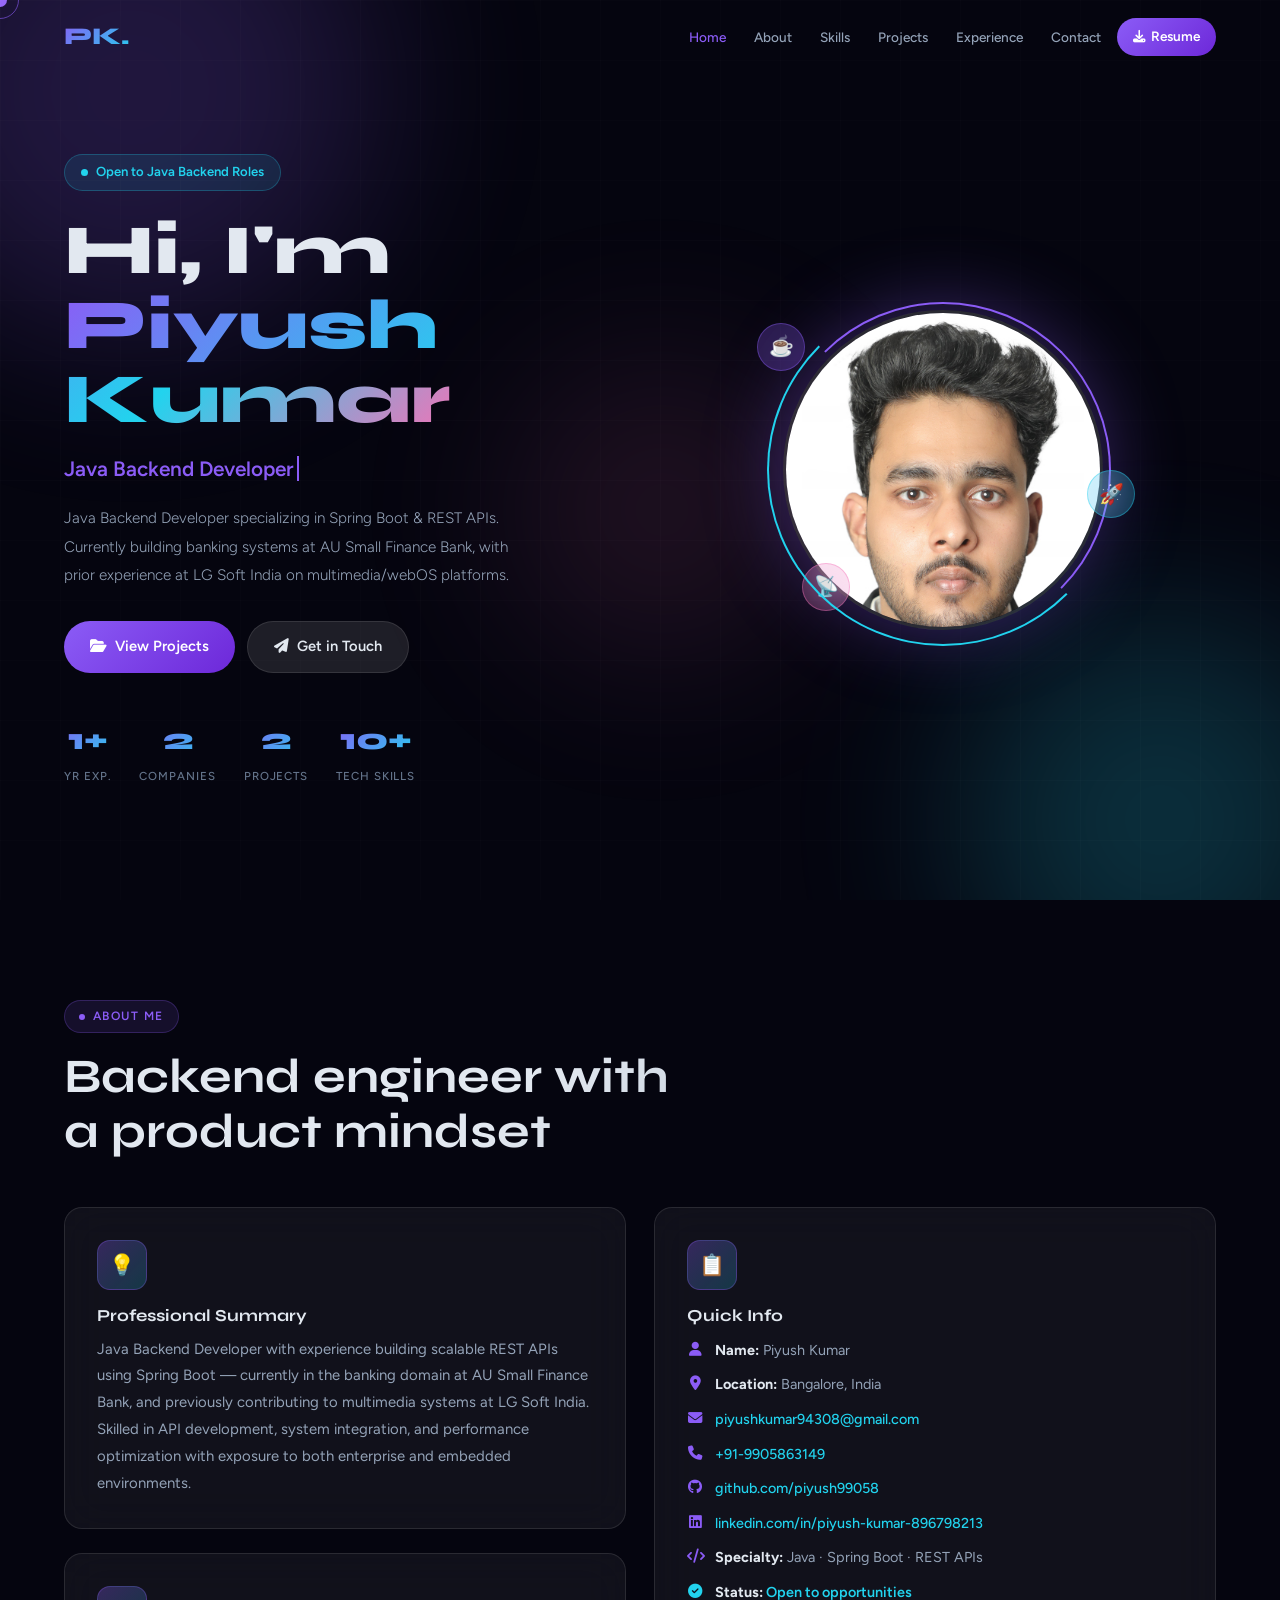
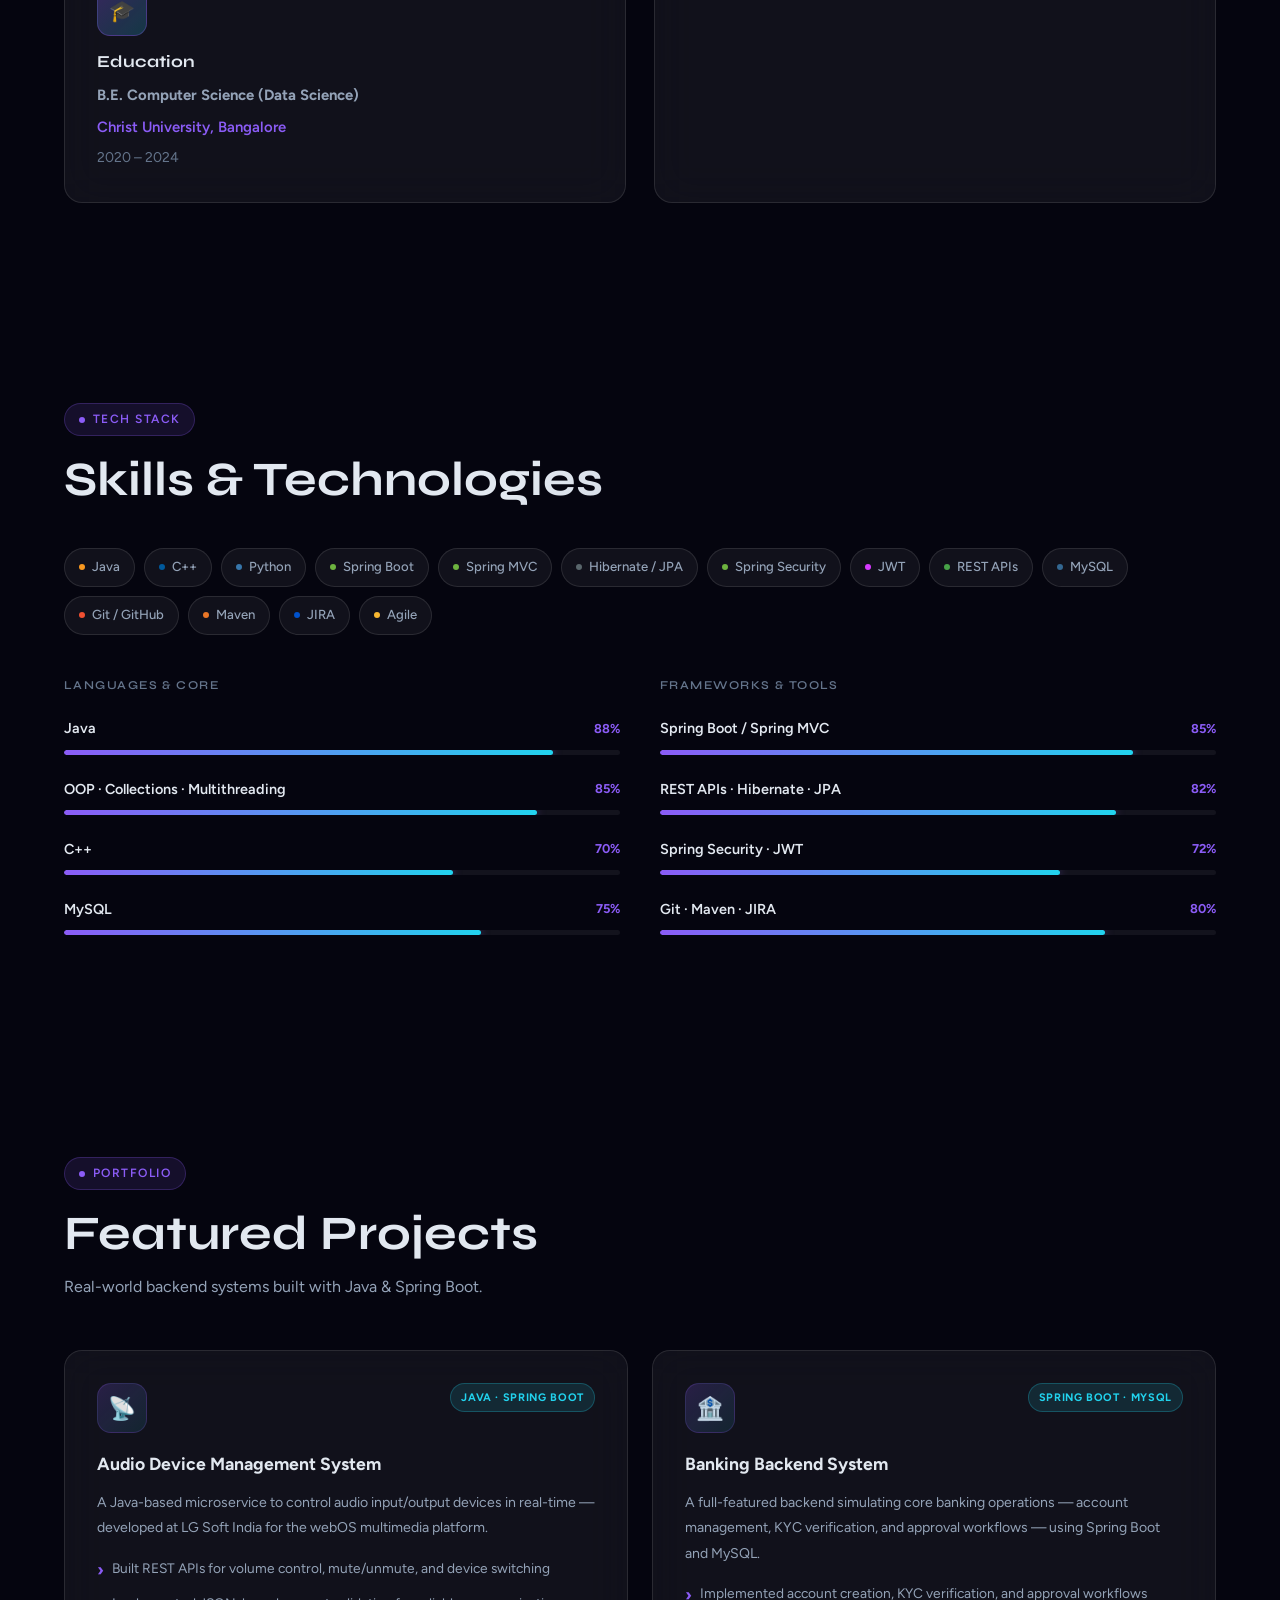
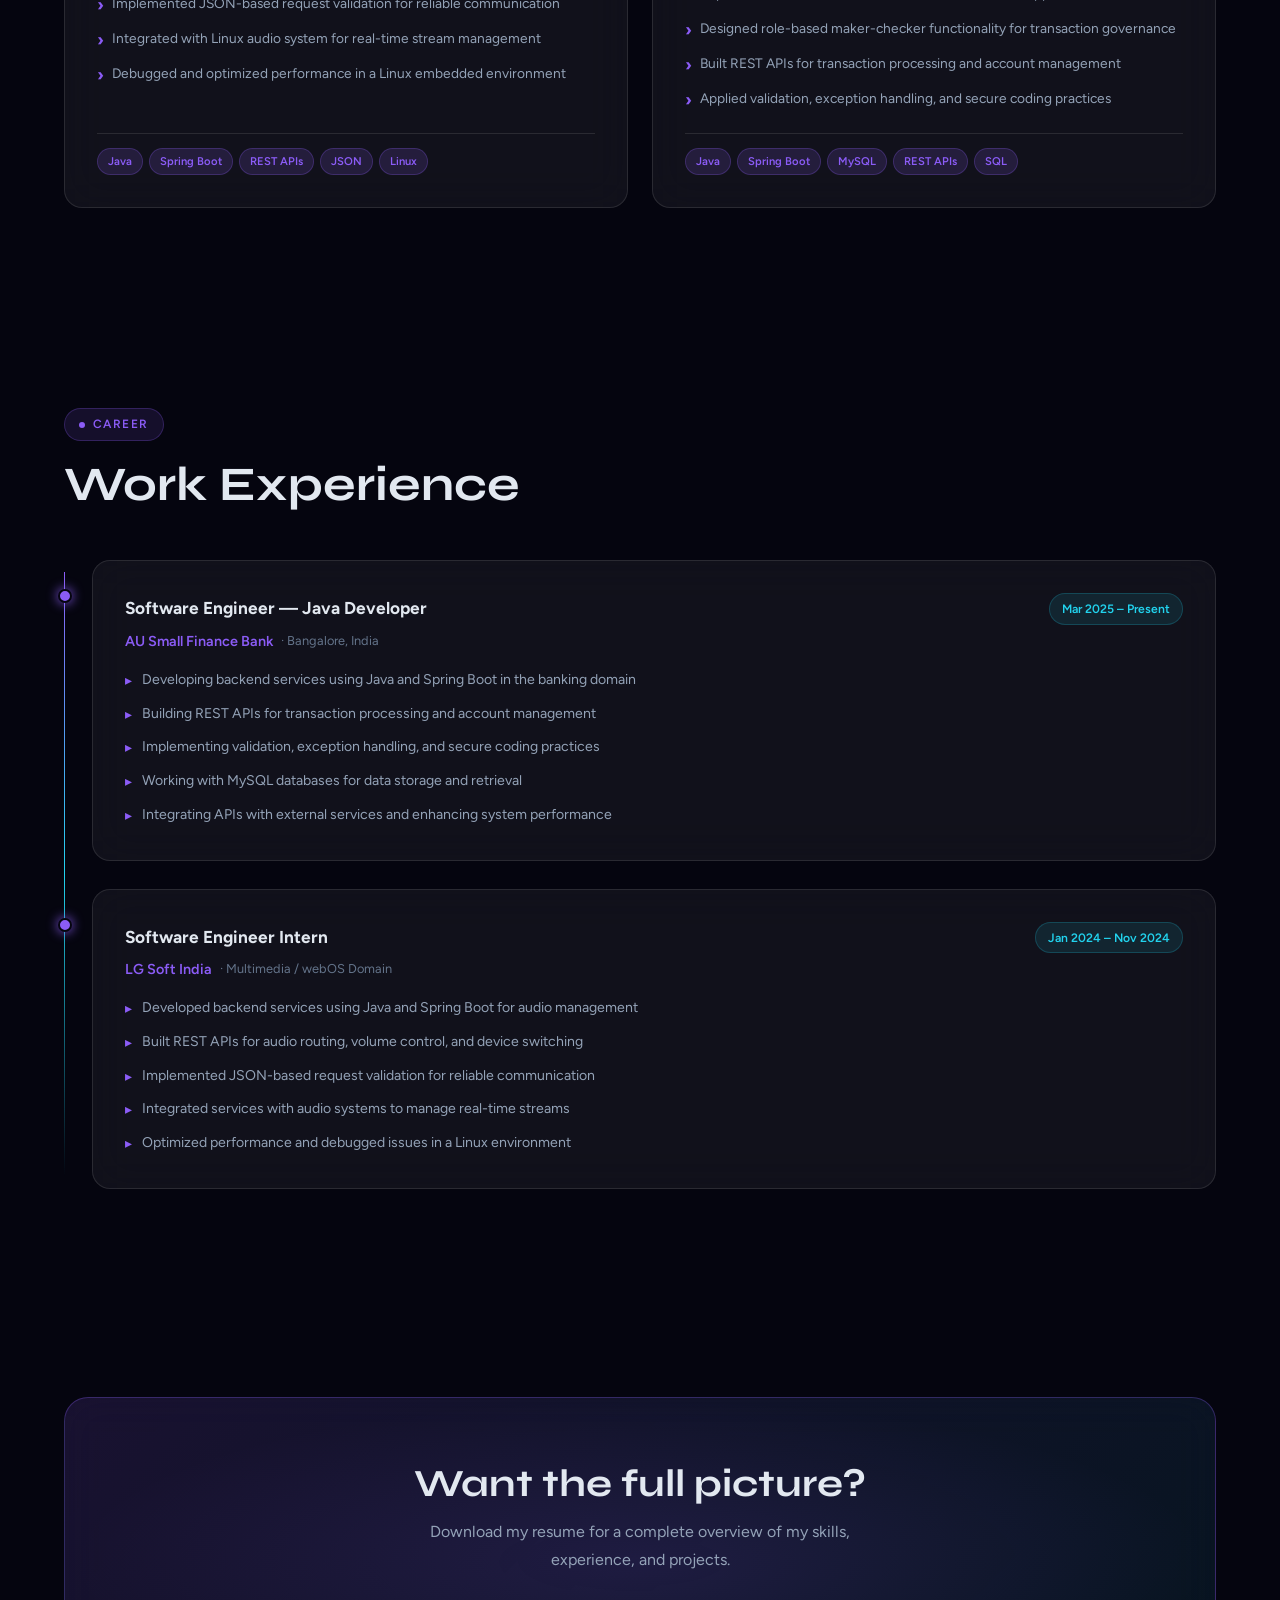
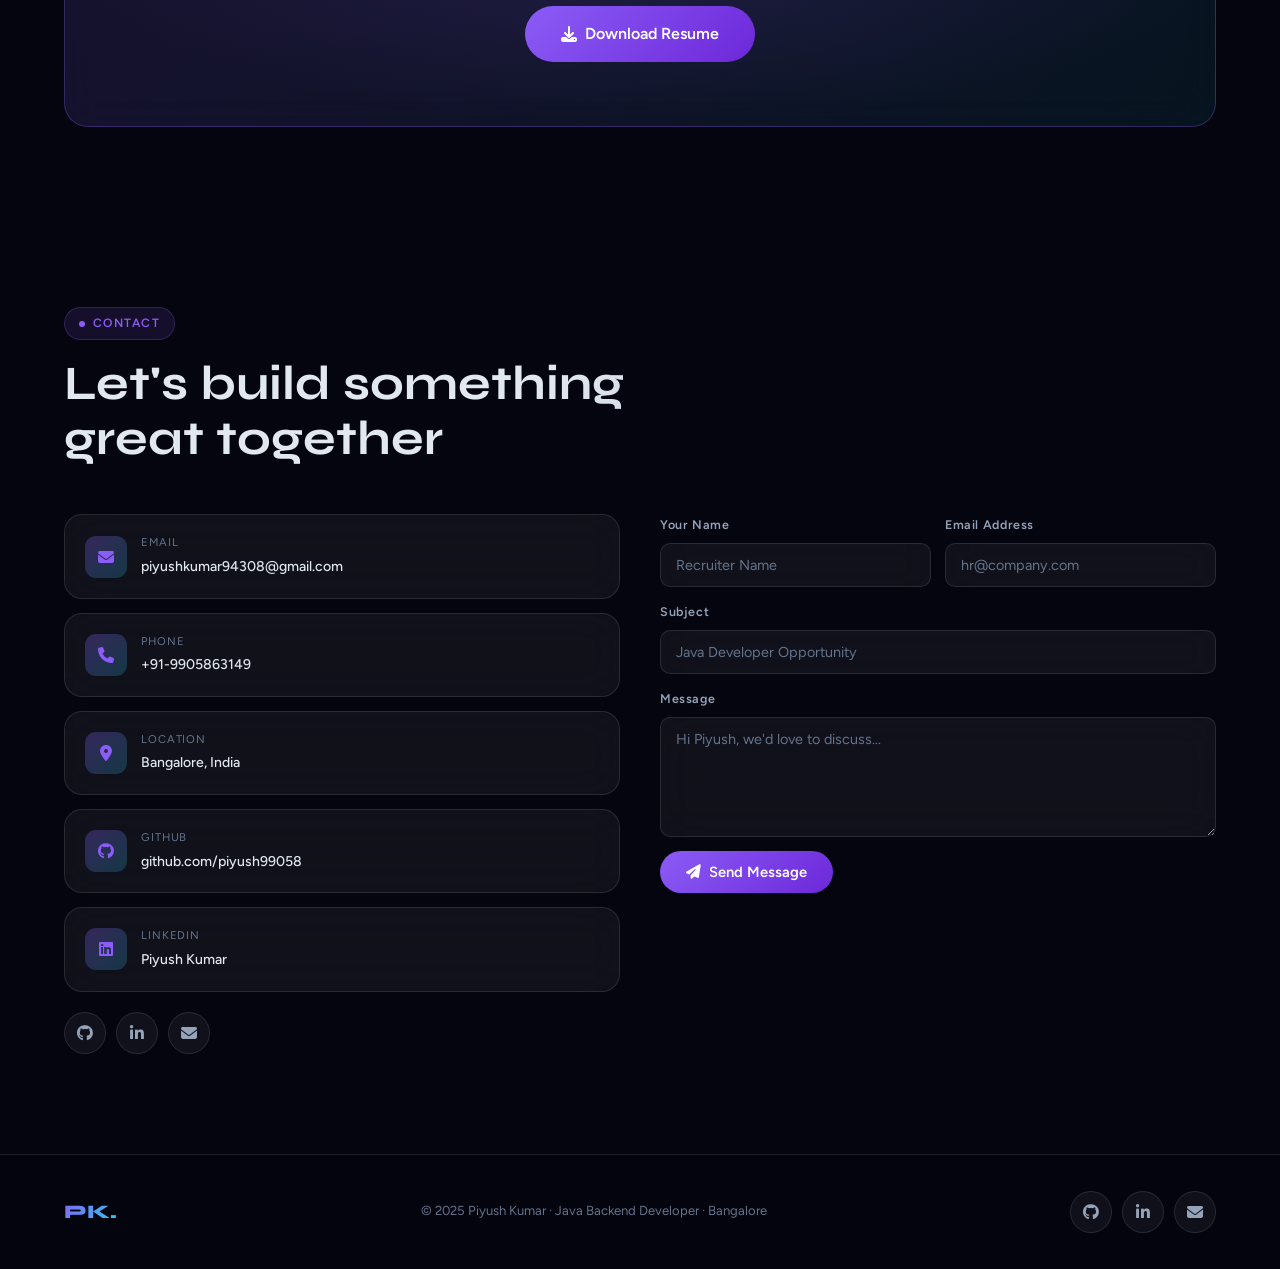
<file: index1.html>
<!DOCTYPE html>
<html lang="en">
<head>
    <meta charset="UTF-8">
    <meta name="viewport" content="width=device-width, initial-scale=1.0">
    <meta name="description" content="Piyush Kumar — Java Backend Developer Portfolio">
    <meta name="author" content="Piyush Kumar">
    <title>Piyush Kumar — Java Developer</title>
    <link rel="preconnect" href="https://fonts.googleapis.com">
    <link rel="preconnect" href="https://fonts.gstatic.com" crossorigin>
    <link href="https://fonts.googleapis.com/css2?family=Syne:wght@400;600;700;800&family=Figtree:wght@300;400;500;600&display=swap" rel="stylesheet">
    <link rel="stylesheet" href="https://cdnjs.cloudflare.com/ajax/libs/font-awesome/6.5.0/css/all.min.css">
    <style>
        /* ── Variables ─────────────────────────────────── */
        :root {
            --bg: #05050f;
            --glass: rgba(255,255,255,0.05);
            --glass-b: rgba(255,255,255,0.10);
            --border: rgba(255,255,255,0.10);
            --border-h: rgba(139,92,246,0.5);
            --primary: #8b5cf6;
            --primary-d: #6d28d9;
            --cyan: #22d3ee;
            --pink: #f472b6;
            --text: #e2e8f0;
            --text-m: #94a3b8;
            --text-d: #64748b;
            --radius: 18px;
            --radius-s: 10px;
            --blur: blur(20px);
            --glow-v: 0 0 40px rgba(139,92,246,0.3);
            --glow-c: 0 0 40px rgba(34,211,238,0.3);
            --transition: 0.4s cubic-bezier(0.34,1.56,0.64,1);
        }

        /* ── Reset ─────────────────────────────────────── */
        *, *::before, *::after { box-sizing: border-box; margin: 0; padding: 0; }
        html { scroll-behavior: smooth; font-size: 16px; }
        body { font-family: "Figtree", sans-serif; background: var(--bg); color: var(--text); line-height: 1.75; overflow-x: hidden; cursor: none; }
        h1,h2,h3,h4,h5 { font-family: "Syne", sans-serif; font-weight: 700; line-height: 1.15; }
        a { text-decoration: none; color: inherit; }
        img { max-width: 100%; display: block; }

        /* ── Custom Cursor (desktop only) ───────────────── */
        #cursor { width:14px; height:14px; border-radius:50%; background:var(--primary); position:fixed; top:0; left:0; pointer-events:none; z-index:9999; transform:translate(-50%,-50%); mix-blend-mode:screen; }
        #cursor-ring { width:38px; height:38px; border-radius:50%; border:1.5px solid rgba(139,92,246,0.6); position:fixed; top:0; left:0; pointer-events:none; z-index:9998; transform:translate(-50%,-50%); }

        /* ── Orbs ───────────────────────────────────────── */
        .orbs { position:fixed; inset:0; z-index:0; overflow:hidden; pointer-events:none; }
        .orb { position:absolute; border-radius:50%; filter:blur(90px); opacity:0.20; animation:orbFloat linear infinite; }
        .orb-1 { width:500px; height:500px; background:var(--primary); top:-160px; left:-120px; animation-duration:22s; }
        .orb-2 { width:400px; height:400px; background:var(--cyan); bottom:-120px; right:-80px; animation-duration:28s; animation-delay:-10s; }
        .orb-3 { width:300px; height:300px; background:var(--pink); top:40%; left:40%; animation-duration:18s; animation-delay:-6s; opacity:0.12; }
        @keyframes orbFloat { 0%{transform:translate(0,0) scale(1)} 33%{transform:translate(50px,-60px) scale(1.06)} 66%{transform:translate(-30px,50px) scale(0.96)} 100%{transform:translate(0,0) scale(1)} }
        .orbs::after { content:""; position:absolute; inset:0; background-image:linear-gradient(rgba(255,255,255,.012) 1px,transparent 1px),linear-gradient(90deg,rgba(255,255,255,.012) 1px,transparent 1px); background-size:60px 60px; }

        /* ── Navbar ─────────────────────────────────────── */
        .navbar { position:fixed; top:0; left:0; right:0; z-index:1000; padding:16px 0; transition:all .4s ease; }
        .navbar.scrolled { background:rgba(5,5,15,0.92); backdrop-filter:var(--blur); -webkit-backdrop-filter:var(--blur); border-bottom:1px solid var(--border); padding:10px 0; }
        .nav-inner { max-width:1200px; margin:0 auto; padding:0 24px; display:flex; align-items:center; justify-content:space-between; gap:16px; }
        .nav-logo { font-family:"Syne",sans-serif; font-weight:800; font-size:1.5rem; background:linear-gradient(135deg,var(--primary),var(--cyan)); -webkit-background-clip:text; -webkit-text-fill-color:transparent; background-clip:text; white-space:nowrap; flex-shrink:0; }
        .nav-links { display:flex; gap:4px; align-items:center; list-style:none; flex-wrap:nowrap; }
        .nav-links a { color:var(--text-m); font-size:.85rem; font-weight:500; padding:6px 12px; border-radius:50px; transition:all .3s ease; white-space:nowrap; }
        .nav-links a:hover { color:var(--text); background:var(--glass-b); }
        .nav-cta { background:linear-gradient(135deg,var(--primary),var(--primary-d)) !important; color:white !important; padding:7px 16px !important; font-weight:600 !important; border-radius:50px; display:inline-flex !important; align-items:center; gap:6px; }
        .nav-cta:hover { box-shadow:var(--glow-v); transform:translateY(-1px); }

        /* Hamburger */
        .hamburger { display:none; flex-direction:column; gap:5px; background:none; border:none; cursor:pointer; padding:6px; flex-shrink:0; z-index:10; }
        .hamburger span { display:block; width:24px; height:2px; background:var(--text); border-radius:2px; transition:.3s ease; }
        .hamburger.active span:nth-child(1) { transform:translateY(7px) rotate(45deg); }
        .hamburger.active span:nth-child(2) { opacity:0; }
        .hamburger.active span:nth-child(3) { transform:translateY(-7px) rotate(-45deg); }

        /* Mobile nav drawer */
        @media (max-width: 900px) {
            .hamburger { display:flex; }
            #cursor, #cursor-ring { display:none; }
            body { cursor:default; }
            .nav-links {
                display:none; flex-direction:column; gap:4px;
                position:fixed; top:60px; left:0; right:0; bottom:0;
                background:rgba(5,5,15,0.97); backdrop-filter:var(--blur);
                padding:28px 24px; overflow-y:auto;
                border-top:1px solid var(--border);
                align-items:flex-start;
            }
            .nav-links.open { display:flex; }
            .nav-links li { width:100%; }
            .nav-links a { display:block; font-size:1.1rem; padding:12px 16px; border-radius:12px; width:100%; }
            .nav-links a:hover { background:var(--glass-b); }
            .nav-cta { display:flex !important; justify-content:center; }
        }

        /* ── Container ──────────────────────────────────── */
        .container { max-width:1200px; margin:0 auto; padding:0 24px; position:relative; z-index:1; }

        /* ── Section labels ─────────────────────────────── */
        .section-tag { display:inline-flex; align-items:center; gap:8px; font-size:.75rem; font-weight:600; letter-spacing:.12em; text-transform:uppercase; color:var(--primary); background:rgba(139,92,246,0.12); border:1px solid rgba(139,92,246,0.25); padding:5px 14px; border-radius:50px; margin-bottom:16px; }
        .section-tag::before { content:""; width:6px; height:6px; border-radius:50%; background:var(--primary); animation:pulse 2s infinite; }
        @keyframes pulse { 0%,100%{opacity:1;transform:scale(1)} 50%{opacity:.5;transform:scale(1.4)} }
        .section-title { font-size:clamp(1.8rem,4vw,3rem); background:linear-gradient(135deg,var(--text) 40%,var(--text-m)); -webkit-background-clip:text; -webkit-text-fill-color:transparent; background-clip:text; margin-bottom:12px; }
        .section-sub { color:var(--text-m); font-size:1rem; max-width:560px; line-height:1.8; }

        /* ── Buttons ────────────────────────────────────── */
        .btn { display:inline-flex; align-items:center; gap:8px; padding:12px 26px; border-radius:50px; font-weight:600; font-size:.92rem; border:none; cursor:pointer; transition:var(--transition); font-family:"Figtree",sans-serif; }
        .btn-primary { background:linear-gradient(135deg,var(--primary),var(--primary-d)); color:white; }
        .btn-primary:hover { box-shadow:var(--glow-v); transform:translateY(-3px); }
        .btn-glass { background:var(--glass-b); color:var(--text); border:1px solid var(--border); backdrop-filter:var(--blur); }
        .btn-glass:hover { border-color:var(--primary); color:var(--primary); transform:translateY(-3px); }

        /* ── HERO ───────────────────────────────────────── */
        #home { min-height:100vh; display:flex; align-items:center; padding:100px 0 60px; }
        .hero-grid { display:grid; grid-template-columns:1fr 1fr; gap:60px; align-items:center; }

        .hero-badge { display:inline-flex; align-items:center; gap:8px; background:rgba(34,211,238,0.10); border:1px solid rgba(34,211,238,0.25); color:var(--cyan); font-size:.82rem; font-weight:600; padding:6px 16px; border-radius:50px; margin-bottom:22px; animation:fadeInDown .8s ease both; }
        .hero-badge-dot { width:7px; height:7px; border-radius:50%; background:var(--cyan); animation:pulse 2s infinite; }
        .hero-name { font-size:clamp(2.6rem,5.5vw,5rem); font-weight:800; line-height:1.06; animation:fadeInUp .9s ease .1s both; }
        .gradient-text { background:linear-gradient(135deg,var(--primary) 0%,var(--cyan) 60%,var(--pink) 100%); -webkit-background-clip:text; -webkit-text-fill-color:transparent; background-clip:text; }
        .hero-role { font-size:clamp(.95rem,2vw,1.3rem); color:var(--text-m); margin:14px 0 6px; animation:fadeInUp .9s ease .2s both; min-height:2em; }
        #typing-text { color:var(--primary); font-weight:600; border-right:2px solid var(--primary); padding-right:3px; }
        .hero-desc { color:var(--text-m); font-size:.95rem; max-width:460px; margin:12px 0 32px; animation:fadeInUp .9s ease .3s both; font-weight:300; line-height:1.85; }
        .hero-actions { display:flex; gap:12px; flex-wrap:wrap; animation:fadeInUp .9s ease .4s both; }
        .hero-stats { display:flex; gap:28px; margin-top:40px; animation:fadeInUp .9s ease .5s both; flex-wrap:wrap; }
        .stat-item { text-align:center; }
        .stat-num { font-family:"Syne",sans-serif; font-size:1.9rem; font-weight:800; background:linear-gradient(135deg,var(--primary),var(--cyan)); -webkit-background-clip:text; -webkit-text-fill-color:transparent; background-clip:text; }
        .stat-label { color:var(--text-d); font-size:.72rem; font-weight:500; text-transform:uppercase; letter-spacing:.08em; }

        /* Hero image */
        .hero-image-wrap { display:flex; justify-content:center; align-items:center; animation:fadeInRight 1s ease .3s both; }
        .hero-img-ring { position:relative; width:320px; height:320px; }
        .hero-img-ring::before, .hero-img-ring::after { content:""; position:absolute; inset:-8px; border-radius:50%; border:2px solid transparent; }
        .hero-img-ring::before { border-top-color:var(--primary); border-right-color:var(--primary); animation:spinRing 6s linear infinite; }
        .hero-img-ring::after { inset:-16px; border-bottom-color:var(--cyan); border-left-color:var(--cyan); animation:spinRing 10s linear reverse infinite; }
        @keyframes spinRing { to{transform:rotate(360deg)} }
        .hero-img-inner { width:100%; height:100%; border-radius:50%; overflow:hidden; border:3px solid rgba(255,255,255,0.15); box-shadow:0 0 80px rgba(139,92,246,0.4),inset 0 0 40px rgba(139,92,246,0.1); animation:imgFloat 5s ease-in-out infinite; }
        .hero-img-inner img { width:100%; height:100%; object-fit:cover; object-position:center top; }
        @keyframes imgFloat { 0%,100%{transform:translateY(0)} 50%{transform:translateY(-16px)} }
        .tech-orbit { position:absolute; width:48px; height:48px; border-radius:50%; display:flex; align-items:center; justify-content:center; font-size:1.25rem; backdrop-filter:var(--blur); }
        .tech-orbit-1 { top:4%; left:-8%; background:rgba(139,92,246,0.25); border:1px solid rgba(139,92,246,0.4); animation:orbitBob 3s ease-in-out infinite; }
        .tech-orbit-2 { top:50%; right:-10%; background:rgba(34,211,238,0.2); border:1px solid rgba(34,211,238,0.4); animation:orbitBob 3.5s ease-in-out .5s infinite; }
        .tech-orbit-3 { bottom:6%; left:6%; background:rgba(244,114,182,0.2); border:1px solid rgba(244,114,182,0.4); animation:orbitBob 4s ease-in-out 1s infinite; }
        @keyframes orbitBob { 0%,100%{transform:translateY(0)} 50%{transform:translateY(-10px)} }

        /* ── ABOUT ──────────────────────────────────────── */
        #about { padding:100px 0; }
        .about-grid { display:grid; grid-template-columns:1fr 1fr; gap:28px; align-items:start; margin-top:48px; }
        .about-col-left { display:flex; flex-direction:column; gap:24px; }
        .about-card { padding:32px; border-radius:var(--radius); background:var(--glass); border:1px solid var(--border); backdrop-filter:var(--blur); transition:border-color .3s,box-shadow .3s; height:100%; }
        .about-card:hover { border-color:var(--border-h); box-shadow:var(--glow-v); }
        .about-icon { width:50px; height:50px; border-radius:13px; background:linear-gradient(135deg,rgba(139,92,246,0.3),rgba(34,211,238,0.2)); border:1px solid rgba(139,92,246,0.3); display:flex; align-items:center; justify-content:center; font-size:1.3rem; margin-bottom:16px; }
        .about-card h4 { font-size:1.05rem; margin-bottom:10px; }
        .about-card p { color:var(--text-m); font-size:.93rem; line-height:1.8; margin-bottom:0; }
        .info-list { list-style:none; display:flex; flex-direction:column; gap:13px; margin-top:6px; }
        .info-list li { display:flex; align-items:flex-start; gap:12px; color:var(--text-m); font-size:.9rem; line-height:1.5; }
        .info-list li i { color:var(--primary); width:16px; text-align:center; flex-shrink:0; margin-top:2px; }
        .info-list li strong { color:var(--text); }
        .info-list a { color:var(--cyan); font-weight:500; word-break:break-all; }
        .info-list a:hover { text-decoration:underline; }

        /* ── SKILLS ─────────────────────────────────────── */
        #skills { padding:100px 0; }
        .tech-tags { display:flex; flex-wrap:wrap; gap:9px; margin:40px 0 44px; }
        .tech-tag { display:flex; align-items:center; gap:7px; padding:7px 14px; border-radius:50px; font-size:.82rem; font-weight:500; background:var(--glass); border:1px solid var(--border); color:var(--text-m); transition:all .3s; cursor:default; }
        .tech-tag:hover { border-color:var(--primary); color:var(--primary); background:rgba(139,92,246,0.1); transform:translateY(-2px); }
        .tech-tag .dot { width:6px; height:6px; border-radius:50%; flex-shrink:0; }
        .skills-grid { display:grid; grid-template-columns:1fr 1fr; gap:40px; }
        .skills-col h4 { font-size:.75rem; font-weight:600; letter-spacing:.12em; text-transform:uppercase; color:var(--text-d); margin-bottom:24px; }
        .skill-item { margin-bottom:22px; }
        .skill-header { display:flex; justify-content:space-between; align-items:center; margin-bottom:8px; }
        .skill-name { font-size:.9rem; font-weight:600; color:var(--text); }
        .skill-pct { font-size:.8rem; color:var(--primary); font-weight:700; }
        .skill-bar { height:5px; background:rgba(255,255,255,0.06); border-radius:10px; overflow:hidden; }
        .skill-fill { height:100%; width:0; border-radius:10px; background:linear-gradient(90deg,var(--primary),var(--cyan)); box-shadow:0 0 10px rgba(139,92,246,0.5); transition:width 1.4s cubic-bezier(0.34,1.2,0.64,1); }

        /* ── PROJECTS ───────────────────────────────────── */
        #projects { padding:100px 0; }
        .projects-grid { display:grid; grid-template-columns:repeat(2,1fr); gap:24px; margin-top:48px; }
        .project-card { background:var(--glass); border:1px solid var(--border); backdrop-filter:var(--blur); border-radius:var(--radius); padding:32px; display:flex; flex-direction:column; transition:all .4s ease; position:relative; overflow:hidden; }
        .project-card::before { content:""; position:absolute; top:0; left:0; right:0; height:2px; background:linear-gradient(90deg,var(--primary),var(--cyan)); opacity:0; transition:opacity .3s; }
        .project-card:hover { border-color:var(--border-h); transform:translateY(-6px); box-shadow:var(--glow-v); }
        .project-card:hover::before { opacity:1; }
        .proj-top { display:flex; align-items:flex-start; justify-content:space-between; margin-bottom:16px; gap:10px; flex-wrap:wrap; }
        .project-icon { width:50px; height:50px; border-radius:14px; display:flex; align-items:center; justify-content:center; font-size:1.4rem; background:linear-gradient(135deg,rgba(139,92,246,0.2),rgba(34,211,238,0.1)); border:1px solid rgba(139,92,246,0.2); flex-shrink:0; }
        .project-badge { font-size:.68rem; font-weight:700; padding:4px 10px; border-radius:50px; background:rgba(34,211,238,0.12); border:1px solid rgba(34,211,238,0.25); color:var(--cyan); letter-spacing:.06em; text-transform:uppercase; white-space:nowrap; }
        .project-title { font-size:1.1rem; font-weight:700; margin-bottom:10px; }
        .project-desc { color:var(--text-m); font-size:.88rem; line-height:1.8; margin-bottom:16px; }
        .project-bullets { list-style:none; display:flex; flex-direction:column; gap:8px; margin-bottom:18px; }
        .project-bullets li { display:flex; align-items:flex-start; gap:8px; color:var(--text-m); font-size:.86rem; line-height:1.6; }
        .project-bullets li::before { content:"›"; color:var(--primary); font-size:1.1rem; font-weight:700; flex-shrink:0; margin-top:-1px; }
        .project-tags { display:flex; flex-wrap:wrap; gap:6px; margin-top:auto; padding-top:14px; border-top:1px solid var(--border); }
        .project-tag { font-size:.7rem; font-weight:600; padding:3px 10px; border-radius:50px; background:rgba(139,92,246,0.15); border:1px solid rgba(139,92,246,0.25); color:var(--primary); }

        /* ── EXPERIENCE ─────────────────────────────────── */
        #experience { padding:100px 0; }
        .timeline { position:relative; margin-top:48px; padding-left:28px; }
        .timeline::before { content:""; position:absolute; left:0; top:12px; bottom:12px; width:1px; background:linear-gradient(to bottom,var(--primary),var(--cyan),transparent); }
        .timeline-item { position:relative; margin-bottom:28px; background:var(--glass); border:1px solid var(--border); backdrop-filter:var(--blur); border-radius:var(--radius); padding:32px; transition:all .3s; }
        .timeline-item::before { content:""; position:absolute; left:-35px; top:28px; width:14px; height:14px; border-radius:50%; background:var(--primary); border:2px solid var(--bg); box-shadow:0 0 12px var(--primary); }
        .timeline-item:hover { border-color:var(--border-h); box-shadow:var(--glow-v); }
        .exp-header { display:flex; justify-content:space-between; align-items:flex-start; flex-wrap:wrap; gap:10px; margin-bottom:4px; }
        .exp-role { font-size:1.08rem; font-weight:700; }
        .exp-period { font-size:.76rem; font-weight:600; color:var(--cyan); background:rgba(34,211,238,0.1); border:1px solid rgba(34,211,238,0.2); padding:4px 12px; border-radius:50px; white-space:nowrap; }
        .exp-company { color:var(--primary); font-size:.9rem; font-weight:600; margin-bottom:14px; display:flex; align-items:center; gap:8px; flex-wrap:wrap; }
        .exp-company span { color:var(--text-d); font-size:.8rem; font-weight:400; }
        .exp-bullets { list-style:none; display:flex; flex-direction:column; gap:9px; }
        .exp-bullets li { display:flex; align-items:flex-start; gap:10px; color:var(--text-m); font-size:.88rem; line-height:1.65; }
        .exp-bullets li::before { content:"▸"; color:var(--primary); font-size:.9rem; flex-shrink:0; margin-top:1px; }

        /* ── RESUME CTA ─────────────────────────────────── */
        #resume { padding:80px 0; }
        .resume-box { background:linear-gradient(135deg,rgba(139,92,246,0.15),rgba(34,211,238,0.08)); border:1px solid rgba(139,92,246,0.3); border-radius:24px; padding:64px 48px; text-align:center; backdrop-filter:var(--blur); position:relative; overflow:hidden; }
        .resume-box::before { content:""; position:absolute; inset:0; background:radial-gradient(ellipse at center,rgba(139,92,246,0.12) 0%,transparent 70%); pointer-events:none; }
        .resume-box h2 { font-size:clamp(1.6rem,3vw,2.6rem); margin-bottom:12px; position:relative; }
        .resume-box p { color:var(--text-m); font-size:1rem; margin-bottom:32px; position:relative; max-width:480px; margin-left:auto; margin-right:auto; }
        .resume-box .btn { position:relative; font-size:1rem; padding:14px 36px; }

        /* ── CONTACT ────────────────────────────────────── */
        #contact { padding:100px 0; }
        .contact-grid { display:grid; grid-template-columns:1fr 1fr; gap:40px; margin-top:48px; align-items:start; }
        .contact-info { display:flex; flex-direction:column; gap:14px; }
        .contact-item { display:flex; align-items:center; gap:14px; padding:18px 20px; border-radius:var(--radius); background:var(--glass); border:1px solid var(--border); backdrop-filter:var(--blur); transition:all .3s; }
        .contact-item:hover { border-color:var(--border-h); transform:translateX(4px); }
        .contact-item-icon { width:42px; height:42px; border-radius:11px; flex-shrink:0; background:linear-gradient(135deg,rgba(139,92,246,0.3),rgba(34,211,238,0.2)); display:flex; align-items:center; justify-content:center; font-size:1rem; color:var(--primary); }
        .contact-item-text { min-width:0; }
        .contact-item-text small { color:var(--text-d); font-size:.7rem; text-transform:uppercase; letter-spacing:.08em; display:block; margin-bottom:2px; }
        .contact-item-text a, .contact-item-text span { font-size:.88rem; font-weight:500; color:var(--text); word-break:break-all; display:block; }
        .contact-item-text a:hover { color:var(--cyan); }
        .social-row { display:flex; gap:10px; padding-top:6px; flex-wrap:wrap; }
        .social-link { width:42px; height:42px; border-radius:50%; background:var(--glass); border:1px solid var(--border); display:flex; align-items:center; justify-content:center; color:var(--text-m); font-size:1rem; transition:all .3s; flex-shrink:0; }
        .social-link:hover { border-color:var(--primary); color:var(--primary); box-shadow:var(--glow-v); transform:translateY(-3px); }

        /* Contact Form */
        .contact-form { display:flex; flex-direction:column; gap:14px; }
        .form-row { display:grid; grid-template-columns:1fr 1fr; gap:14px; }
        .form-group { display:flex; flex-direction:column; gap:7px; }
        .form-group label { font-size:.78rem; font-weight:600; color:var(--text-m); letter-spacing:.05em; }
        .form-group input, .form-group textarea { background:var(--glass); border:1px solid var(--border); color:var(--text); border-radius:var(--radius-s); padding:12px 15px; font-size:.9rem; font-family:"Figtree",sans-serif; outline:none; transition:border-color .3s,box-shadow .3s; backdrop-filter:var(--blur); resize:vertical; width:100%; }
        .form-group input:focus, .form-group textarea:focus { border-color:var(--primary); box-shadow:0 0 0 3px rgba(139,92,246,0.15); }
        .form-group input::placeholder, .form-group textarea::placeholder { color:var(--text-d); }
        .form-group textarea { min-height:120px; }

        /* ── FOOTER ─────────────────────────────────────── */
        footer { padding:36px 0; border-top:1px solid var(--border); background:rgba(5,5,15,0.85); backdrop-filter:var(--blur); position:relative; z-index:1; }
        .footer-inner { display:flex; align-items:center; justify-content:space-between; flex-wrap:wrap; gap:16px; }
        .footer-logo { font-family:"Syne",sans-serif; font-weight:800; font-size:1.2rem; background:linear-gradient(135deg,var(--primary),var(--cyan)); -webkit-background-clip:text; -webkit-text-fill-color:transparent; background-clip:text; }
        .footer-copy { color:var(--text-d); font-size:.82rem; text-align:center; }
        .footer-links { display:flex; gap:10px; }

        /* ── Toast ──────────────────────────────────────── */
        .toast { position:fixed; bottom:24px; right:24px; z-index:9000; background:rgba(15,15,35,0.97); backdrop-filter:var(--blur); border:1px solid rgba(139,92,246,0.4); border-radius:var(--radius-s); padding:14px 22px; display:flex; align-items:center; gap:10px; transform:translateY(100px); opacity:0; transition:all .4s ease; pointer-events:none; color:var(--text); font-size:.9rem; max-width:calc(100vw - 48px); }
        .toast.show { transform:translateY(0); opacity:1; }
        .toast i { color:var(--primary); flex-shrink:0; }

        /* ── Scroll Reveal ──────────────────────────────── */
        .reveal { opacity:0; transform:translateY(36px); transition:opacity .7s ease,transform .7s ease; }
        .reveal.visible { opacity:1; transform:translateY(0); }
        .reveal-left { opacity:0; transform:translateX(-36px); transition:opacity .7s ease,transform .7s ease; }
        .reveal-left.visible { opacity:1; transform:translateX(0); }
        .reveal-right { opacity:0; transform:translateX(36px); transition:opacity .7s ease,transform .7s ease; }
        .reveal-right.visible { opacity:1; transform:translateX(0); }

        @keyframes fadeInUp { from{opacity:0;transform:translateY(28px)} to{opacity:1;transform:translateY(0)} }
        @keyframes fadeInDown { from{opacity:0;transform:translateY(-18px)} to{opacity:1;transform:translateY(0)} }
        @keyframes fadeInRight { from{opacity:0;transform:translateX(36px)} to{opacity:1;transform:translateX(0)} }

        /* ═══════════════════════════════════════════════
           RESPONSIVE BREAKPOINTS
        ═══════════════════════════════════════════════ */

        /* Tablet: 768px – 900px */
        @media (max-width: 900px) {
            .hero-grid { grid-template-columns:1fr; gap:40px; text-align:center; }
            .hero-image-wrap { order:-1; }
            .hero-img-ring { width:240px; height:240px; }
            .hero-badge, .hero-actions { justify-content:center; }
            .hero-desc { margin-left:auto; margin-right:auto; }
            .hero-stats { justify-content:center; }
            .about-grid { grid-template-columns:1fr; gap:20px; }
            .skills-grid { grid-template-columns:1fr; gap:32px; }
            .projects-grid { grid-template-columns:1fr; }
            .contact-grid { grid-template-columns:1fr; }
            .footer-inner { flex-direction:column; align-items:center; text-align:center; }
            #home { padding:90px 0 60px; }
            #about, #skills, #projects, #experience, #contact { padding:80px 0; }
        }

        /* Large phone: 600px – 767px */
        @media (max-width: 768px) {
            .form-row { grid-template-columns:1fr; }
            .hero-img-ring { width:210px; height:210px; }
            .tech-orbit { width:40px; height:40px; font-size:1rem; }
            .resume-box { padding:48px 28px; }
            .timeline { padding-left:22px; }
            .timeline-item { padding:24px 20px; }
            .timeline-item::before { left:-30px; }
            .section-title { font-size:clamp(1.6rem,6vw,2.4rem); }
        }

        /* Small phone: ≤480px */
        @media (max-width: 480px) {
            .container { padding:0 16px; }
            .hero-img-ring { width:180px; height:180px; }
            .hero-name { font-size:2.2rem; }
            .stat-num { font-size:1.6rem; }
            .hero-stats { gap:20px; }
            .btn { padding:10px 20px; font-size:.86rem; }
            .hero-actions { gap:10px; }
            .project-card { padding:24px 20px; }
            .about-card { padding:24px 20px; }
            .timeline-item { padding:20px 16px; }
            .resume-box { padding:36px 20px; }
            .contact-item { padding:14px 16px; }
            .footer-inner { gap:14px; }
            .tech-orbit-1, .tech-orbit-2, .tech-orbit-3 { display:none; }
        }

        ::-webkit-scrollbar { width:4px; }
        ::-webkit-scrollbar-track { background:var(--bg); }
        ::-webkit-scrollbar-thumb { background:var(--primary-d); border-radius:4px; }
    </style>
</head>
<body>

    <div id="cursor"></div>
    <div id="cursor-ring"></div>
    <div class="orbs">
        <div class="orb orb-1"></div>
        <div class="orb orb-2"></div>
        <div class="orb orb-3"></div>
    </div>
    <div class="toast" id="toast"><i class="fas fa-check-circle"></i> Message sent successfully!</div>

    <!-- ── NAVBAR ────────────────────────────────────── -->
    <nav class="navbar" id="navbar">
        <div class="nav-inner">
            <a href="#home" class="nav-logo">PK.</a>
            <ul class="nav-links" id="navLinks">
                <li><a href="#home">Home</a></li>
                <li><a href="#about">About</a></li>
                <li><a href="#skills">Skills</a></li>
                <li><a href="#projects">Projects</a></li>
                <li><a href="#experience">Experience</a></li>
                <li><a href="#contact">Contact</a></li>
                <li><a href="Piyush_Kuma1.pdf" class="nav-cta" download><i class="fas fa-download" style="font-size:.78rem"></i> Resume</a></li>
            </ul>
            <button class="hamburger" id="hamburger" aria-label="Menu">
                <span></span><span></span><span></span>
            </button>
        </div>
    </nav>

    <!-- ── HERO ──────────────────────────────────────── -->
    <section id="home">
        <div class="container">
            <div class="hero-grid">
                <div>
                    <div class="hero-badge"><span class="hero-badge-dot"></span> Open to Java Backend Roles</div>
                    <h1 class="hero-name">Hi, I'm<br><span class="gradient-text">Piyush Kumar</span></h1>
                    <p class="hero-role"><span id="typing-text"></span></p>
                    <p class="hero-desc">Java Backend Developer specializing in Spring Boot &amp; REST APIs. Currently building banking systems at AU Small Finance Bank, with prior experience at LG Soft India on multimedia/webOS platforms.</p>
                    <div class="hero-actions">
                        <a href="#projects" class="btn btn-primary"><i class="fas fa-folder-open"></i> View Projects</a>
                        <a href="#contact" class="btn btn-glass"><i class="fas fa-paper-plane"></i> Get in Touch</a>
                    </div>
                    <div class="hero-stats">
                        <div class="stat-item"><div class="stat-num">1+</div><div class="stat-label">Yr Exp.</div></div>
                        <div class="stat-item"><div class="stat-num">2</div><div class="stat-label">Companies</div></div>
                        <div class="stat-item"><div class="stat-num">2</div><div class="stat-label">Projects</div></div>
                        <div class="stat-item"><div class="stat-num">10+</div><div class="stat-label">Tech Skills</div></div>
                    </div>
                </div>
                <div class="hero-image-wrap">
                    <div class="hero-img-ring">
                        <div class="hero-img-inner">
                            <img src="[data-uri]" alt="Piyush Kumar">
                        </div>
                        <div class="tech-orbit tech-orbit-1">&#x2615;</div>
                        <div class="tech-orbit tech-orbit-2">&#x1F680;</div>
                        <div class="tech-orbit tech-orbit-3">&#x1F4E1;</div>
                    </div>
                </div>
            </div>
        </div>
    </section>

    <!-- ── ABOUT ─────────────────────────────────────── -->
    <section id="about">
        <div class="container">
            <div class="section-tag">About Me</div>
            <h2 class="section-title">Backend engineer with<br>a product mindset</h2>
            <div class="about-grid">
                <div class="about-col-left">
                    <div class="about-card reveal">
                        <div class="about-icon">&#x1F4A1;</div>
                        <h4>Professional Summary</h4>
                        <p>Java Backend Developer with experience building scalable REST APIs using Spring Boot — currently in the banking domain at AU Small Finance Bank, and previously contributing to multimedia systems at LG Soft India. Skilled in API development, system integration, and performance optimization with exposure to both enterprise and embedded environments.</p>
                    </div>
                    <div class="about-card reveal" style="transition-delay:.12s">
                        <div class="about-icon">&#x1F393;</div>
                        <h4>Education</h4>
                        <p style="margin-bottom:6px"><strong>B.E. Computer Science (Data Science)</strong></p>
                        <p style="margin-bottom:4px;color:var(--primary);font-weight:600">Christ University, Bangalore</p>
                        <p style="color:var(--text-d);font-size:.88rem">2020 – 2024</p>
                    </div>
                </div>
                <div class="about-card reveal reveal-right">
                    <div class="about-icon">&#x1F4CB;</div>
                    <h4>Quick Info</h4>
                    <ul class="info-list" style="margin-top:14px">
                        <li><i class="fas fa-user"></i><span><strong>Name:</strong> Piyush Kumar</span></li>
                        <li><i class="fas fa-map-marker-alt"></i><span><strong>Location:</strong> Bangalore, India</span></li>
                        <li><i class="fas fa-envelope"></i><span><a href="mailto:piyushkumar94308@gmail.com">piyushkumar94308@gmail.com</a></span></li>
                        <li><i class="fas fa-phone"></i><span><a href="tel:+919905863149">+91-9905863149</a></span></li>
                        <li><i class="fab fa-github"></i><span><a href="https://github.com/piyush99058" target="_blank" rel="noopener">github.com/piyush99058</a></span></li>
                        <li><i class="fab fa-linkedin"></i><span><a href="https://www.linkedin.com/in/piyush-kumar-896798213/" target="_blank" rel="noopener">linkedin.com/in/piyush-kumar-896798213</a></span></li>
                        <li><i class="fas fa-code"></i><span><strong>Specialty:</strong> Java · Spring Boot · REST APIs</span></li>
                        <li><i class="fas fa-circle-check" style="color:var(--cyan)"></i><span style="color:var(--cyan);font-weight:600"><strong>Status:</strong> Open to opportunities</span></li>
                    </ul>
                </div>
            </div>
        </div>
    </section>

    <!-- ── SKILLS ────────────────────────────────────── -->
    <section id="skills">
        <div class="container">
            <div class="section-tag">Tech Stack</div>
            <h2 class="section-title">Skills &amp; Technologies</h2>
            <div class="tech-tags reveal">
                <div class="tech-tag"><span class="dot" style="background:#f89820"></span>Java</div>
                <div class="tech-tag"><span class="dot" style="background:#00599c"></span>C++</div>
                <div class="tech-tag"><span class="dot" style="background:#3776ab"></span>Python</div>
                <div class="tech-tag"><span class="dot" style="background:#6db33f"></span>Spring Boot</div>
                <div class="tech-tag"><span class="dot" style="background:#6db33f"></span>Spring MVC</div>
                <div class="tech-tag"><span class="dot" style="background:#59666c"></span>Hibernate / JPA</div>
                <div class="tech-tag"><span class="dot" style="background:#6db33f"></span>Spring Security</div>
                <div class="tech-tag"><span class="dot" style="background:#d63aff"></span>JWT</div>
                <div class="tech-tag"><span class="dot" style="background:#47a248"></span>REST APIs</div>
                <div class="tech-tag"><span class="dot" style="background:#336791"></span>MySQL</div>
                <div class="tech-tag"><span class="dot" style="background:#f05032"></span>Git / GitHub</div>
                <div class="tech-tag"><span class="dot" style="background:#e97627"></span>Maven</div>
                <div class="tech-tag"><span class="dot" style="background:#0052cc"></span>JIRA</div>
                <div class="tech-tag"><span class="dot" style="background:#f7b731"></span>Agile</div>
            </div>
            <div class="skills-grid">
                <div class="skills-col reveal">
                    <h4>Languages &amp; Core</h4>
                    <div class="skill-item"><div class="skill-header"><span class="skill-name">Java</span><span class="skill-pct">88%</span></div><div class="skill-bar"><div class="skill-fill" data-width="88"></div></div></div>
                    <div class="skill-item"><div class="skill-header"><span class="skill-name">OOP · Collections · Multithreading</span><span class="skill-pct">85%</span></div><div class="skill-bar"><div class="skill-fill" data-width="85"></div></div></div>
                    <div class="skill-item"><div class="skill-header"><span class="skill-name">C++</span><span class="skill-pct">70%</span></div><div class="skill-bar"><div class="skill-fill" data-width="70"></div></div></div>
                    <div class="skill-item"><div class="skill-header"><span class="skill-name">MySQL</span><span class="skill-pct">75%</span></div><div class="skill-bar"><div class="skill-fill" data-width="75"></div></div></div>
                </div>
                <div class="skills-col reveal" style="transition-delay:.15s">
                    <h4>Frameworks &amp; Tools</h4>
                    <div class="skill-item"><div class="skill-header"><span class="skill-name">Spring Boot / Spring MVC</span><span class="skill-pct">85%</span></div><div class="skill-bar"><div class="skill-fill" data-width="85"></div></div></div>
                    <div class="skill-item"><div class="skill-header"><span class="skill-name">REST APIs · Hibernate · JPA</span><span class="skill-pct">82%</span></div><div class="skill-bar"><div class="skill-fill" data-width="82"></div></div></div>
                    <div class="skill-item"><div class="skill-header"><span class="skill-name">Spring Security · JWT</span><span class="skill-pct">72%</span></div><div class="skill-bar"><div class="skill-fill" data-width="72"></div></div></div>
                    <div class="skill-item"><div class="skill-header"><span class="skill-name">Git · Maven · JIRA</span><span class="skill-pct">80%</span></div><div class="skill-bar"><div class="skill-fill" data-width="80"></div></div></div>
                </div>
            </div>
        </div>
    </section>

    <!-- ── PROJECTS ───────────────────────────────────── -->
    <section id="projects">
        <div class="container">
            <div class="section-tag">Portfolio</div>
            <h2 class="section-title">Featured Projects</h2>
            <p class="section-sub">Real-world backend systems built with Java &amp; Spring Boot.</p>
            <div class="projects-grid">
                <div class="project-card reveal">
                    <div class="proj-top">
                        <div class="project-icon">&#x1F4E1;</div>
                        <span class="project-badge">Java · Spring Boot</span>
                    </div>
                    <div class="project-title">Audio Device Management System</div>
                    <div class="project-desc">A Java-based microservice to control audio input/output devices in real-time — developed at LG Soft India for the webOS multimedia platform.</div>
                    <ul class="project-bullets">
                        <li>Built REST APIs for volume control, mute/unmute, and device switching</li>
                        <li>Implemented JSON-based request validation for reliable communication</li>
                        <li>Integrated with Linux audio system for real-time stream management</li>
                        <li>Debugged and optimized performance in a Linux embedded environment</li>
                    </ul>
                    <div class="project-tags">
                        <span class="project-tag">Java</span>
                        <span class="project-tag">Spring Boot</span>
                        <span class="project-tag">REST APIs</span>
                        <span class="project-tag">JSON</span>
                        <span class="project-tag">Linux</span>
                    </div>
                </div>
                <div class="project-card reveal" style="transition-delay:.12s">
                    <div class="proj-top">
                        <div class="project-icon">&#x1F3E6;</div>
                        <span class="project-badge">Spring Boot · MySQL</span>
                    </div>
                    <div class="project-title">Banking Backend System</div>
                    <div class="project-desc">A full-featured backend simulating core banking operations — account management, KYC verification, and approval workflows — using Spring Boot and MySQL.</div>
                    <ul class="project-bullets">
                        <li>Implemented account creation, KYC verification, and approval workflows</li>
                        <li>Designed role-based maker-checker functionality for transaction governance</li>
                        <li>Built REST APIs for transaction processing and account management</li>
                        <li>Applied validation, exception handling, and secure coding practices</li>
                    </ul>
                    <div class="project-tags">
                        <span class="project-tag">Java</span>
                        <span class="project-tag">Spring Boot</span>
                        <span class="project-tag">MySQL</span>
                        <span class="project-tag">REST APIs</span>
                        <span class="project-tag">SQL</span>
                    </div>
                </div>
            </div>
        </div>
    </section>

    <!-- ── EXPERIENCE ─────────────────────────────────── -->
    <section id="experience">
        <div class="container">
            <div class="section-tag">Career</div>
            <h2 class="section-title">Work Experience</h2>
            <div class="timeline">
                <div class="timeline-item reveal">
                    <div class="exp-header">
                        <div class="exp-role">Software Engineer — Java Developer</div>
                        <span class="exp-period">Mar 2025 – Present</span>
                    </div>
                    <div class="exp-company">AU Small Finance Bank <span>· Bangalore, India</span></div>
                    <ul class="exp-bullets">
                        <li>Developing backend services using Java and Spring Boot in the banking domain</li>
                        <li>Building REST APIs for transaction processing and account management</li>
                        <li>Implementing validation, exception handling, and secure coding practices</li>
                        <li>Working with MySQL databases for data storage and retrieval</li>
                        <li>Integrating APIs with external services and enhancing system performance</li>
                    </ul>
                </div>
                <div class="timeline-item reveal" style="transition-delay:.15s">
                    <div class="exp-header">
                        <div class="exp-role">Software Engineer Intern</div>
                        <span class="exp-period">Jan 2024 – Nov 2024</span>
                    </div>
                    <div class="exp-company">LG Soft India <span>· Multimedia / webOS Domain</span></div>
                    <ul class="exp-bullets">
                        <li>Developed backend services using Java and Spring Boot for audio management</li>
                        <li>Built REST APIs for audio routing, volume control, and device switching</li>
                        <li>Implemented JSON-based request validation for reliable communication</li>
                        <li>Integrated services with audio systems to manage real-time streams</li>
                        <li>Optimized performance and debugged issues in a Linux environment</li>
                    </ul>
                </div>
            </div>
        </div>
    </section>

    <!-- ── RESUME CTA ─────────────────────────────────── -->
    <section id="resume">
        <div class="container">
            <div class="resume-box reveal">
                <h2>Want the full picture?</h2>
                <p>Download my resume for a complete overview of my skills, experience, and projects.</p>
                <a href="Piyush_Kuma1.pdf" class="btn btn-primary" download><i class="fas fa-download"></i> Download Resume</a>
            </div>
        </div>
    </section>

    <!-- ── CONTACT ────────────────────────────────────── -->
    <section id="contact">
        <div class="container">
            <div class="section-tag">Contact</div>
            <h2 class="section-title">Let's build something<br>great together</h2>
            <div class="contact-grid">
                <div class="contact-info reveal-left">
                    <div class="contact-item">
                        <div class="contact-item-icon"><i class="fas fa-envelope"></i></div>
                        <div class="contact-item-text"><small>Email</small><a href="mailto:piyushkumar94308@gmail.com">piyushkumar94308@gmail.com</a></div>
                    </div>
                    <div class="contact-item">
                        <div class="contact-item-icon"><i class="fas fa-phone"></i></div>
                        <div class="contact-item-text"><small>Phone</small><a href="tel:+919905863149">+91-9905863149</a></div>
                    </div>
                    <div class="contact-item">
                        <div class="contact-item-icon"><i class="fas fa-map-marker-alt"></i></div>
                        <div class="contact-item-text"><small>Location</small><span>Bangalore, India</span></div>
                    </div>
                    <div class="contact-item">
                        <div class="contact-item-icon"><i class="fab fa-github"></i></div>
                        <div class="contact-item-text"><small>GitHub</small><a href="https://github.com/piyush99058" target="_blank" rel="noopener">github.com/piyush99058</a></div>
                    </div>
                    <div class="contact-item">
                        <div class="contact-item-icon"><i class="fab fa-linkedin"></i></div>
                        <div class="contact-item-text"><small>LinkedIn</small><a href="https://www.linkedin.com/in/piyush-kumar-896798213/" target="_blank" rel="noopener">Piyush Kumar</a></div>
                    </div>
                    <div class="social-row">
                        <a href="https://github.com/piyush99058" target="_blank" rel="noopener" class="social-link" title="GitHub"><i class="fab fa-github"></i></a>
                        <a href="https://www.linkedin.com/in/piyush-kumar-896798213/" target="_blank" rel="noopener" class="social-link" title="LinkedIn"><i class="fab fa-linkedin-in"></i></a>
                        <a href="mailto:piyushkumar94308@gmail.com" class="social-link" title="Email"><i class="fas fa-envelope"></i></a>
                    </div>
                </div>
                <form id="contact-form" class="contact-form reveal-right">
                    <div class="form-row">
                        <div class="form-group"><label>Your Name</label><input type="text" placeholder="Recruiter Name" required></div>
                        <div class="form-group"><label>Email Address</label><input type="email" placeholder="hr@company.com" required></div>
                    </div>
                    <div class="form-group"><label>Subject</label><input type="text" placeholder="Java Developer Opportunity"></div>
                    <div class="form-group"><label>Message</label><textarea placeholder="Hi Piyush, we'd love to discuss..." required></textarea></div>
                    <button type="submit" class="btn btn-primary" style="align-self:flex-start"><i class="fas fa-paper-plane"></i> Send Message</button>
                </form>
            </div>
        </div>
    </section>

    <!-- ── FOOTER ─────────────────────────────────────── -->
    <footer>
        <div class="container">
            <div class="footer-inner">
                <span class="footer-logo">PK.</span>
                <p class="footer-copy">&#169; 2025 Piyush Kumar &middot; Java Backend Developer &middot; Bangalore</p>
                <div class="footer-links">
                    <a href="https://github.com/piyush99058" target="_blank" rel="noopener" class="social-link" title="GitHub"><i class="fab fa-github"></i></a>
                    <a href="https://www.linkedin.com/in/piyush-kumar-896798213/" target="_blank" rel="noopener" class="social-link" title="LinkedIn"><i class="fab fa-linkedin-in"></i></a>
                    <a href="mailto:piyushkumar94308@gmail.com" class="social-link" title="Email"><i class="fas fa-envelope"></i></a>
                </div>
            </div>
        </div>
    </footer>

    <script>
    (() => {
        "use strict";

        /* Custom cursor */
        const cursor = document.getElementById("cursor");
        const ring   = document.getElementById("cursor-ring");
        let mx=0, my=0, rx=0, ry=0;
        document.addEventListener("mousemove", e => {
            mx = e.clientX; my = e.clientY;
            cursor.style.left = mx + "px"; cursor.style.top = my + "px";
        });
        function animRing() {
            rx += (mx-rx) * .12; ry += (my-ry) * .12;
            ring.style.left = rx+"px"; ring.style.top = ry+"px";
            requestAnimationFrame(animRing);
        }
        animRing();

        /* Navbar scroll */
        const navbar = document.getElementById("navbar");
        window.addEventListener("scroll", () => {
            navbar.classList.toggle("scrolled", window.scrollY > 50);
        }, { passive: true });

        /* Hamburger */
        const ham = document.getElementById("hamburger");
        const navLinks = document.getElementById("navLinks");
        ham.addEventListener("click", () => {
            ham.classList.toggle("active");
            navLinks.classList.toggle("open");
        });
        navLinks.querySelectorAll("a").forEach(a => a.addEventListener("click", () => {
            ham.classList.remove("active");
            navLinks.classList.remove("open");
        }));

        /* Typing effect */
        const roles = ["Java Backend Developer","Spring Boot Engineer","REST API Developer","Banking Domain Dev","Problem Solver"];
        let ri=0, ci=0, del=false;
        const tt = document.getElementById("typing-text");
        function type() {
            const w = roles[ri];
            if (!del) {
                tt.textContent = w.slice(0, ++ci);
                if (ci === w.length) { del = true; setTimeout(type, 2200); return; }
            } else {
                tt.textContent = w.slice(0, --ci);
                if (ci === 0) { del = false; ri = (ri+1) % roles.length; }
            }
            setTimeout(type, del ? 55 : 95);
        }
        type();

        /* Scroll reveal */
        const obs = new IntersectionObserver(es => es.forEach(e => {
            if (e.isIntersecting) { e.target.classList.add("visible"); obs.unobserve(e.target); }
        }), { threshold: .10 });
        document.querySelectorAll(".reveal,.reveal-left,.reveal-right").forEach(el => obs.observe(el));

        /* Skill bars */
        const sObs = new IntersectionObserver(es => es.forEach(e => {
            if (e.isIntersecting) { e.target.style.width = e.target.dataset.width + "%"; sObs.unobserve(e.target); }
        }), { threshold: .3 });
        document.querySelectorAll(".skill-fill").forEach(el => sObs.observe(el));

        /* Contact form */
        const toast = document.getElementById("toast");
        document.getElementById("contact-form").addEventListener("submit", function(e) {
            e.preventDefault();
            const b = this.querySelector("button[type=submit]");
            b.innerHTML = '<i class="fas fa-spinner fa-spin"></i> Sending...';
            b.disabled = true;
            setTimeout(() => {
                b.innerHTML = '<i class="fas fa-paper-plane"></i> Send Message';
                b.disabled = false;
                this.reset();
                toast.classList.add("show");
                setTimeout(() => toast.classList.remove("show"), 3500);
            }, 1400);
        });

        /* Active nav highlight */
        const secs = document.querySelectorAll("section[id]");
        const navAs = document.querySelectorAll(".nav-links a[href^='#']");
        const nObs = new IntersectionObserver(es => es.forEach(e => {
            if (e.isIntersecting) navAs.forEach(a => {
                a.style.color = a.getAttribute("href") === "#" + e.target.id ? "var(--primary)" : "";
            });
        }), { threshold: .35 });
        secs.forEach(s => nObs.observe(s));

    })();
    </script>
</body>
</html>
</file>
